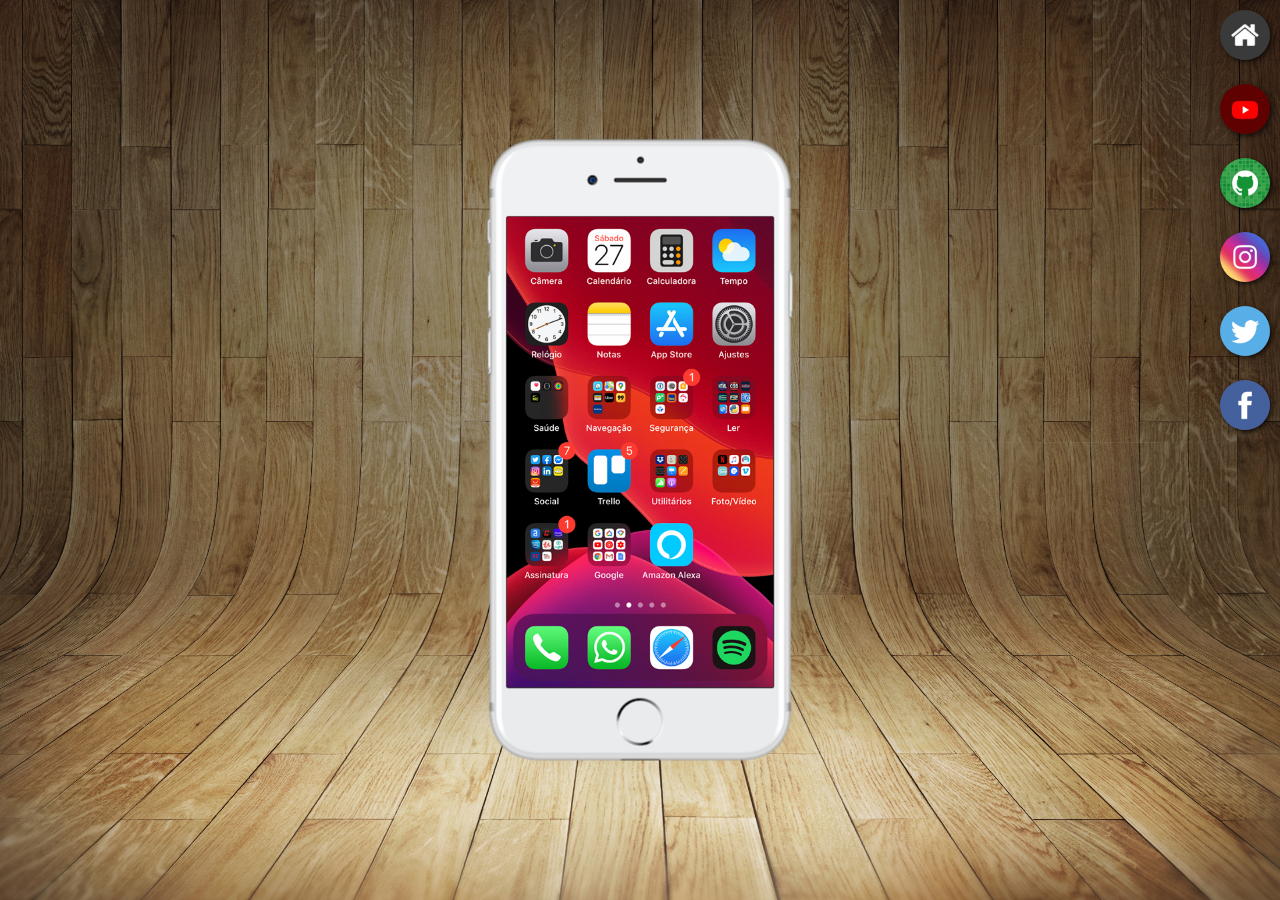
<file: index.html>
<!DOCTYPE html>
<html lang="pt-br">
<head>
    <meta charset="UTF-8">
    <meta name="viewport" content="width=device-width, initial-scale=1.0">
    <link rel="shortcut icon" href="favicon.ico" type="image/x-icon">
    <link rel="stylesheet" href="estilos/style.css">
    <title>Projeto Redes Sociais</title>
</head>
<body>
    <main>
        <section id="telefone">
           <iframe src="home.html" name="tela" id="tela" frameborder="0">
            Seu navegador nâo e compativel a esse recurso.
           </iframe>
        </section>
        <section id="redes">
            <a href="home.html" target="tela"><img src="imagens/logo-home.jpg" alt="Home do iphone"></a><br>
            <a href="youtube.html" target="tela"><img src="imagens/logo-youtube.jpg" alt="Youtube"></a><br>
            <a href="github.html" target="tela"><img src="imagens/logo-github.jpg" alt="Github"></a><br>
            <a href="instagram.html" target="tela"><img src="imagens/logo-instagram.jpg" alt="Instagram"></a><br>
            <a href="twitter.html" target="tela"><img src="imagens/logo-twitter.jpg" alt="twitter"></a><br>
            <a href="facebook.html" target="tela"><img src="imagens/logo-facebook.jpg" alt="facebook"></a><br>
        </section>
    </main>
</body>
</html>
</file>
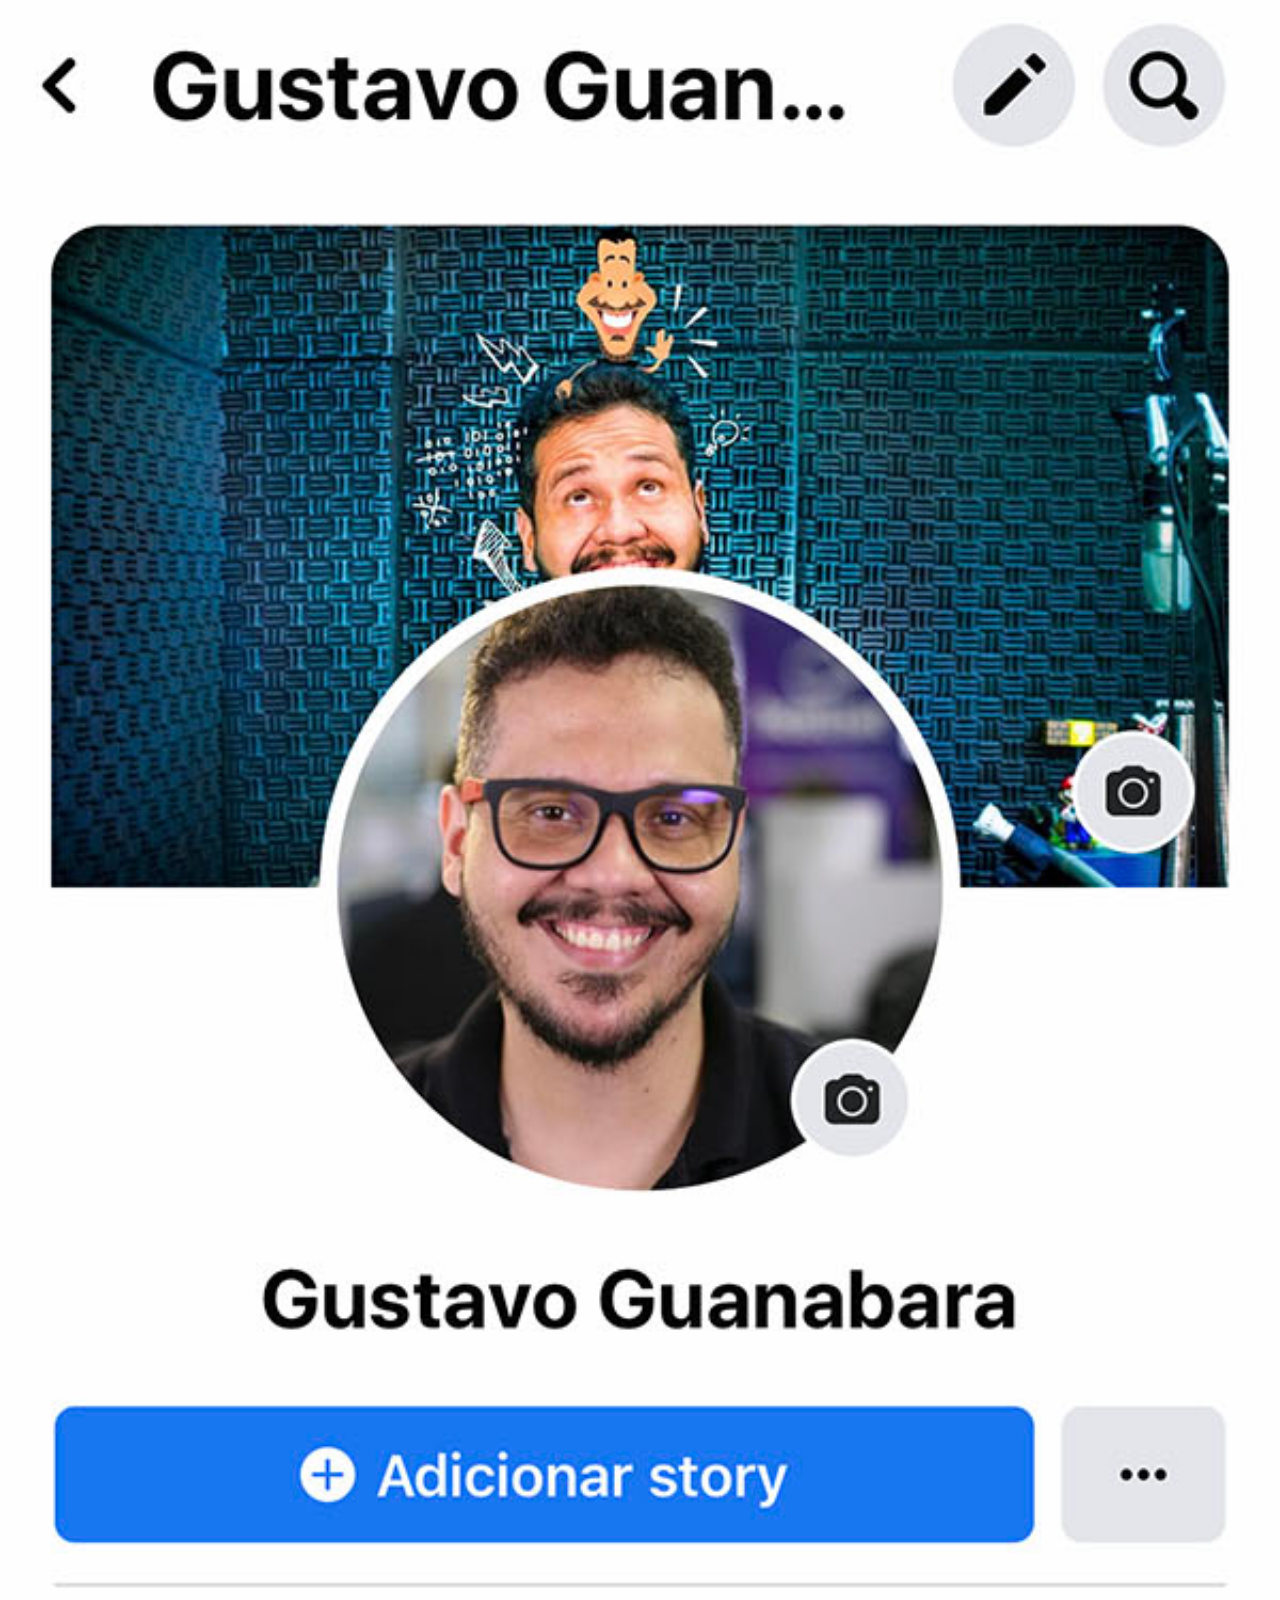
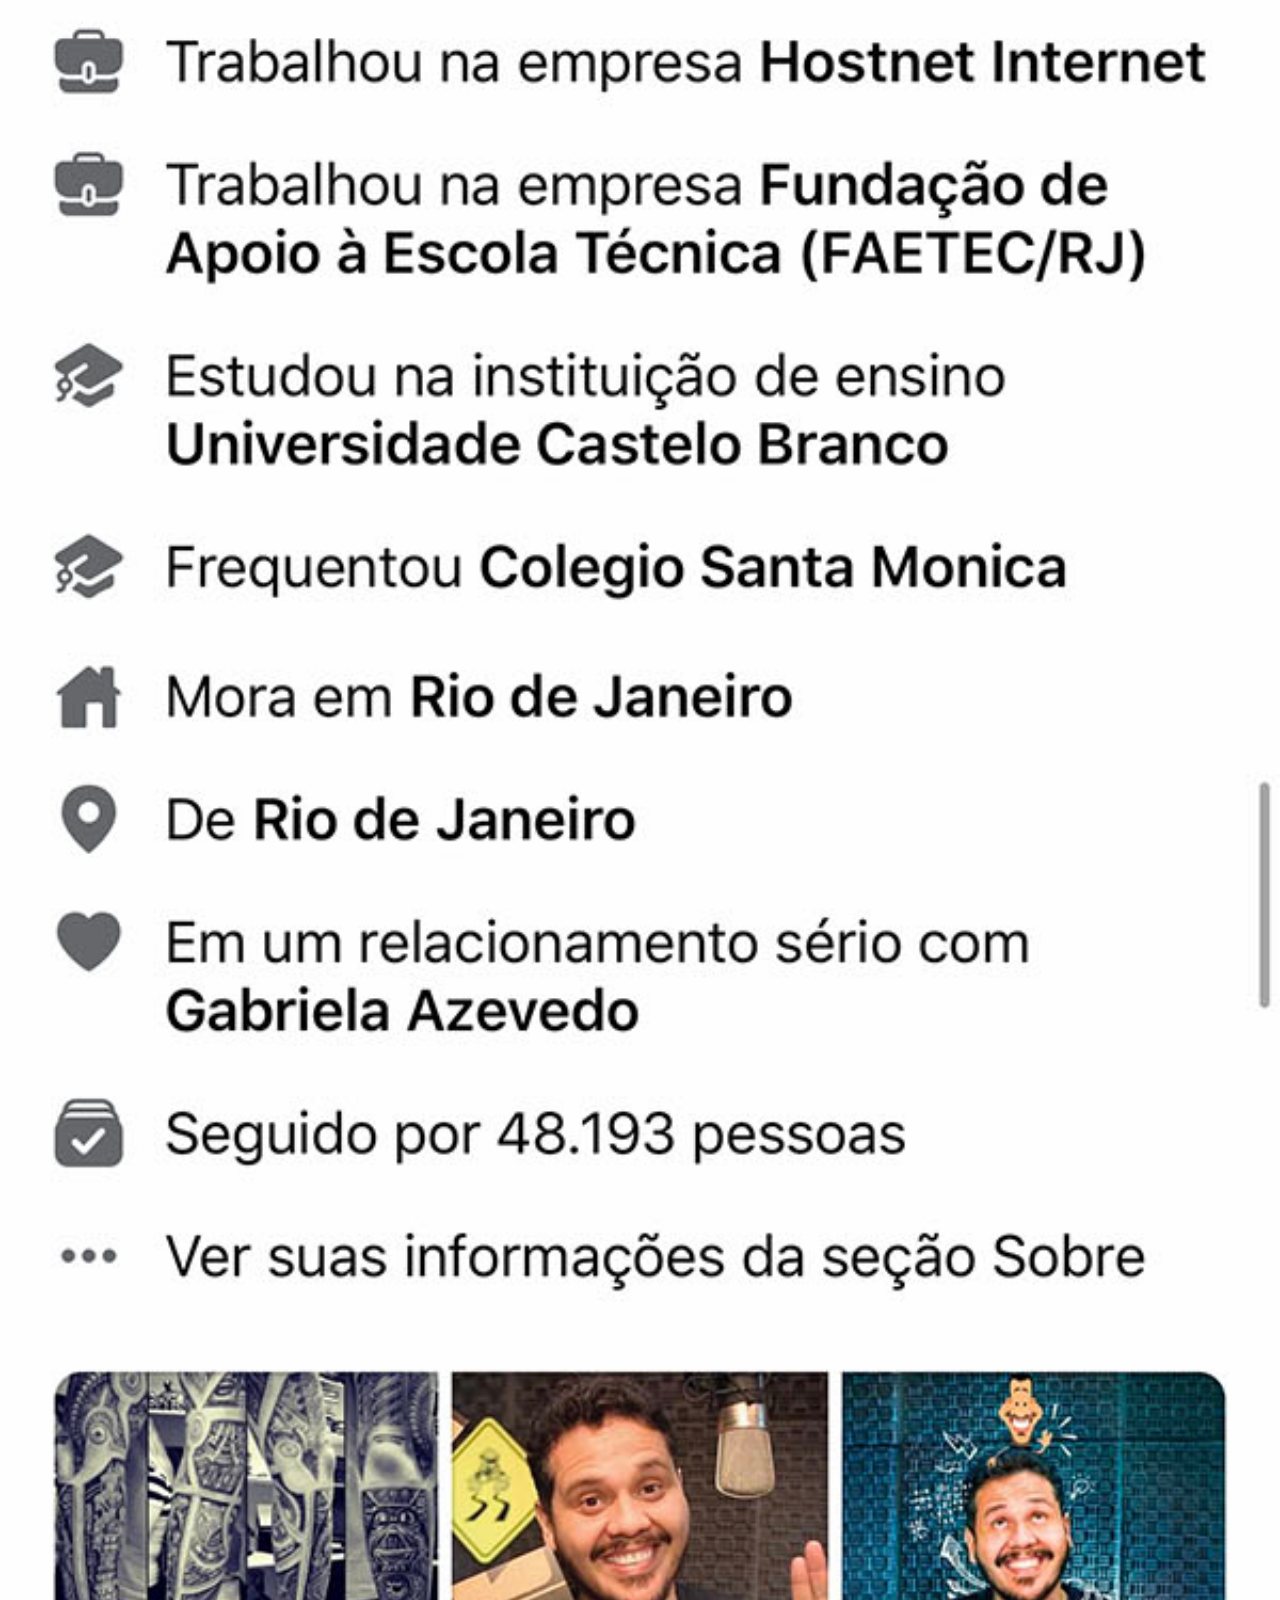
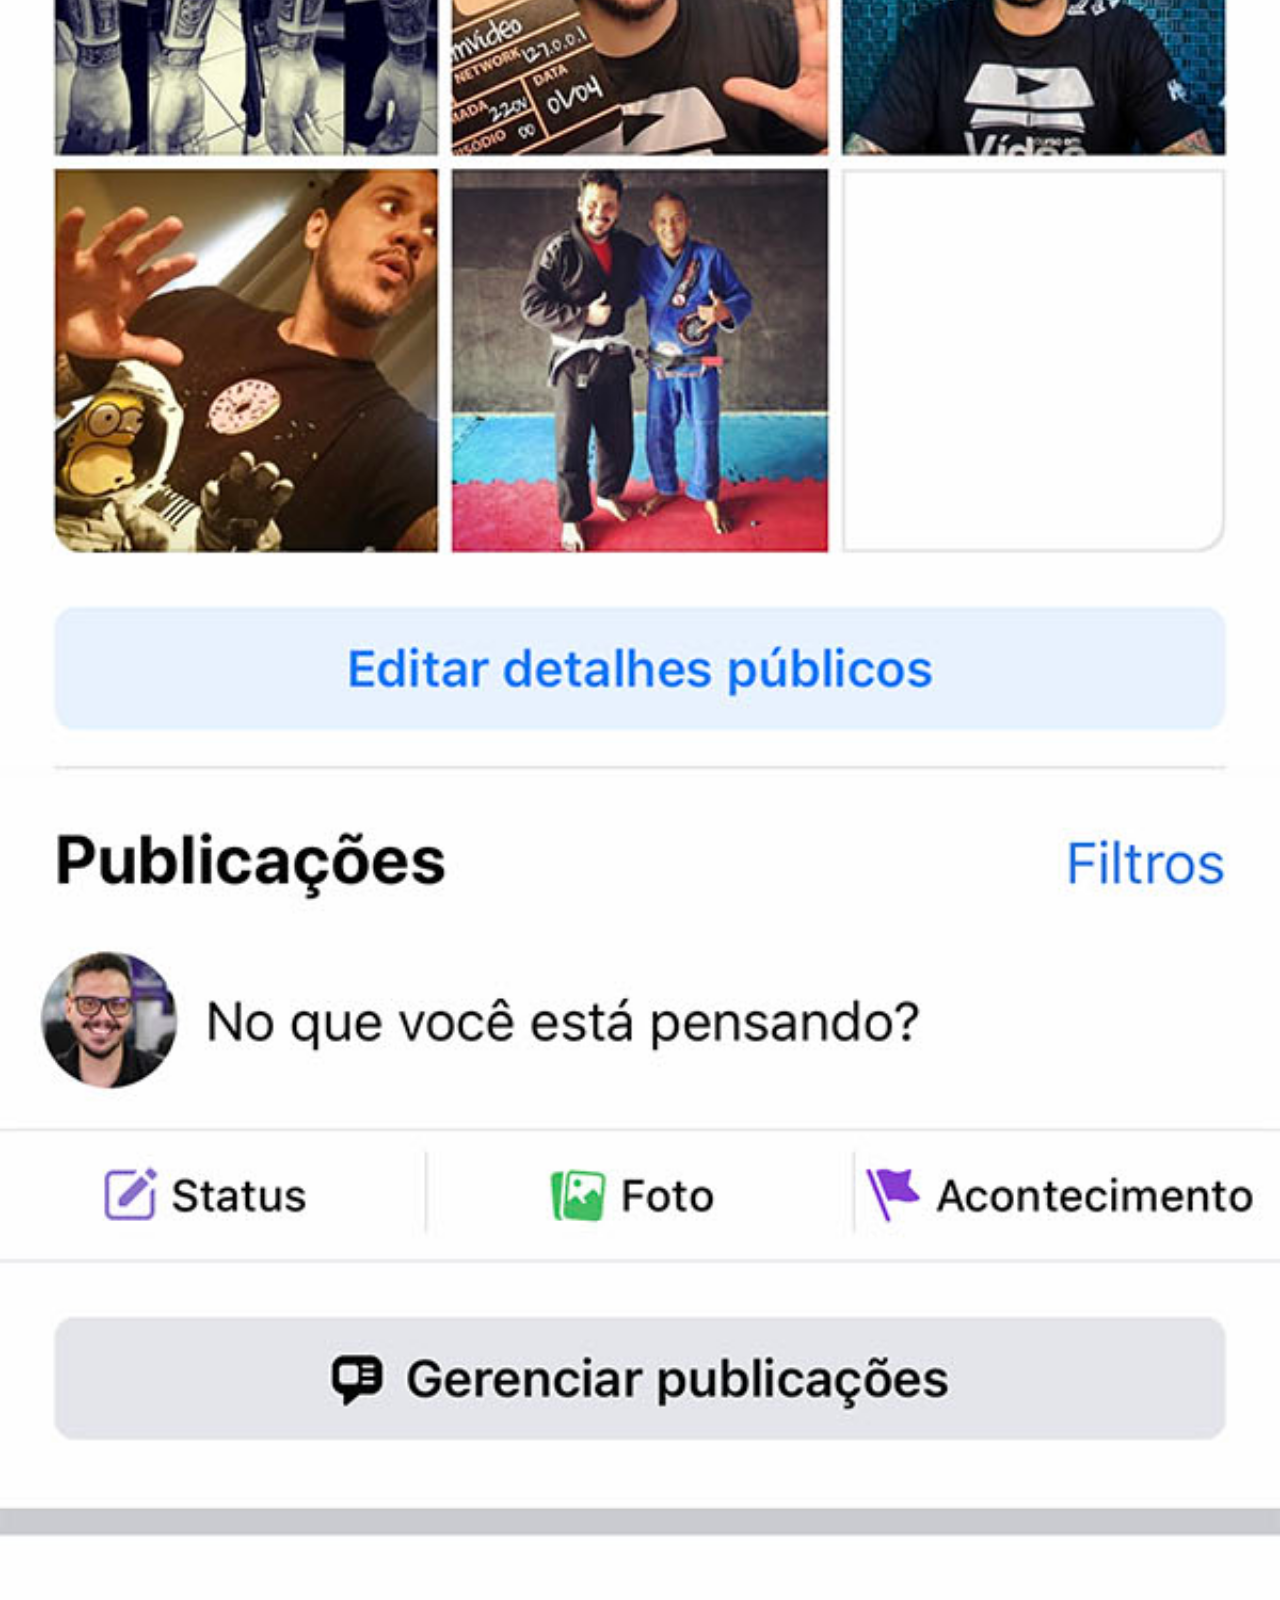
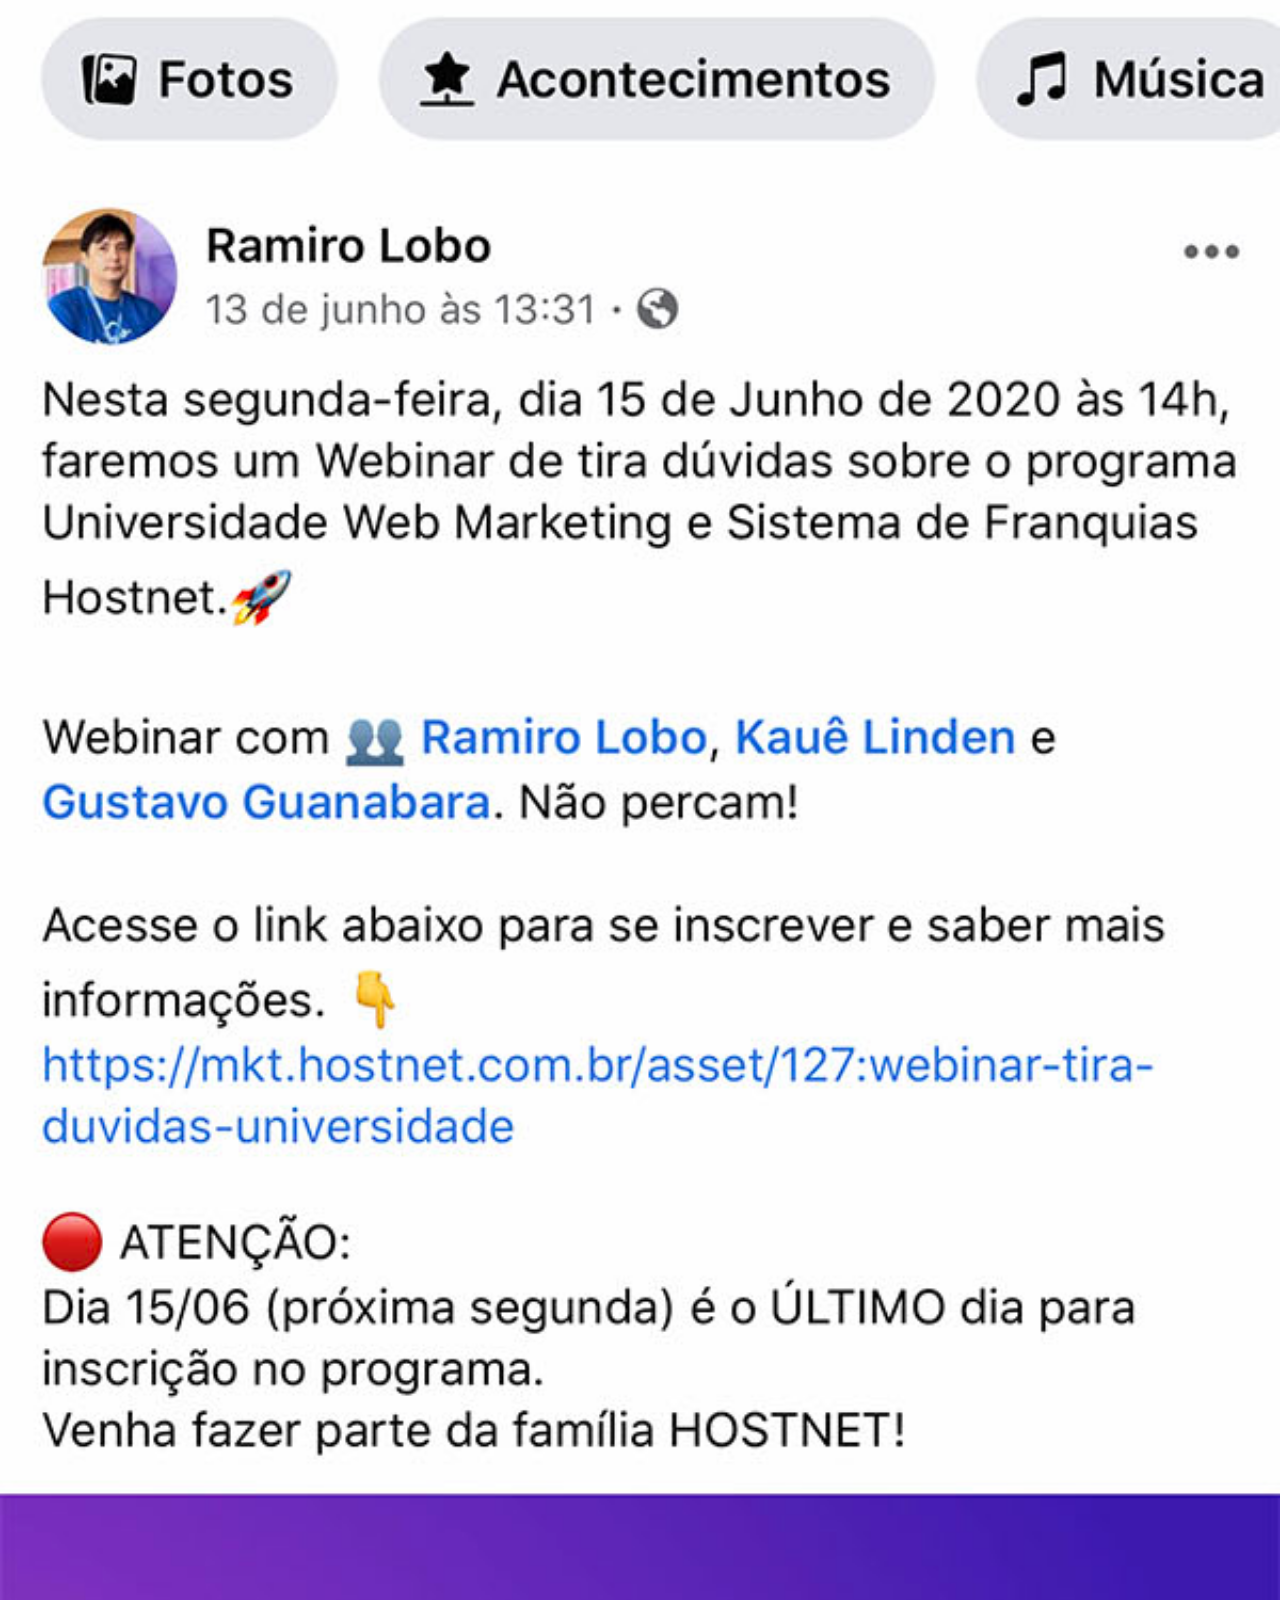
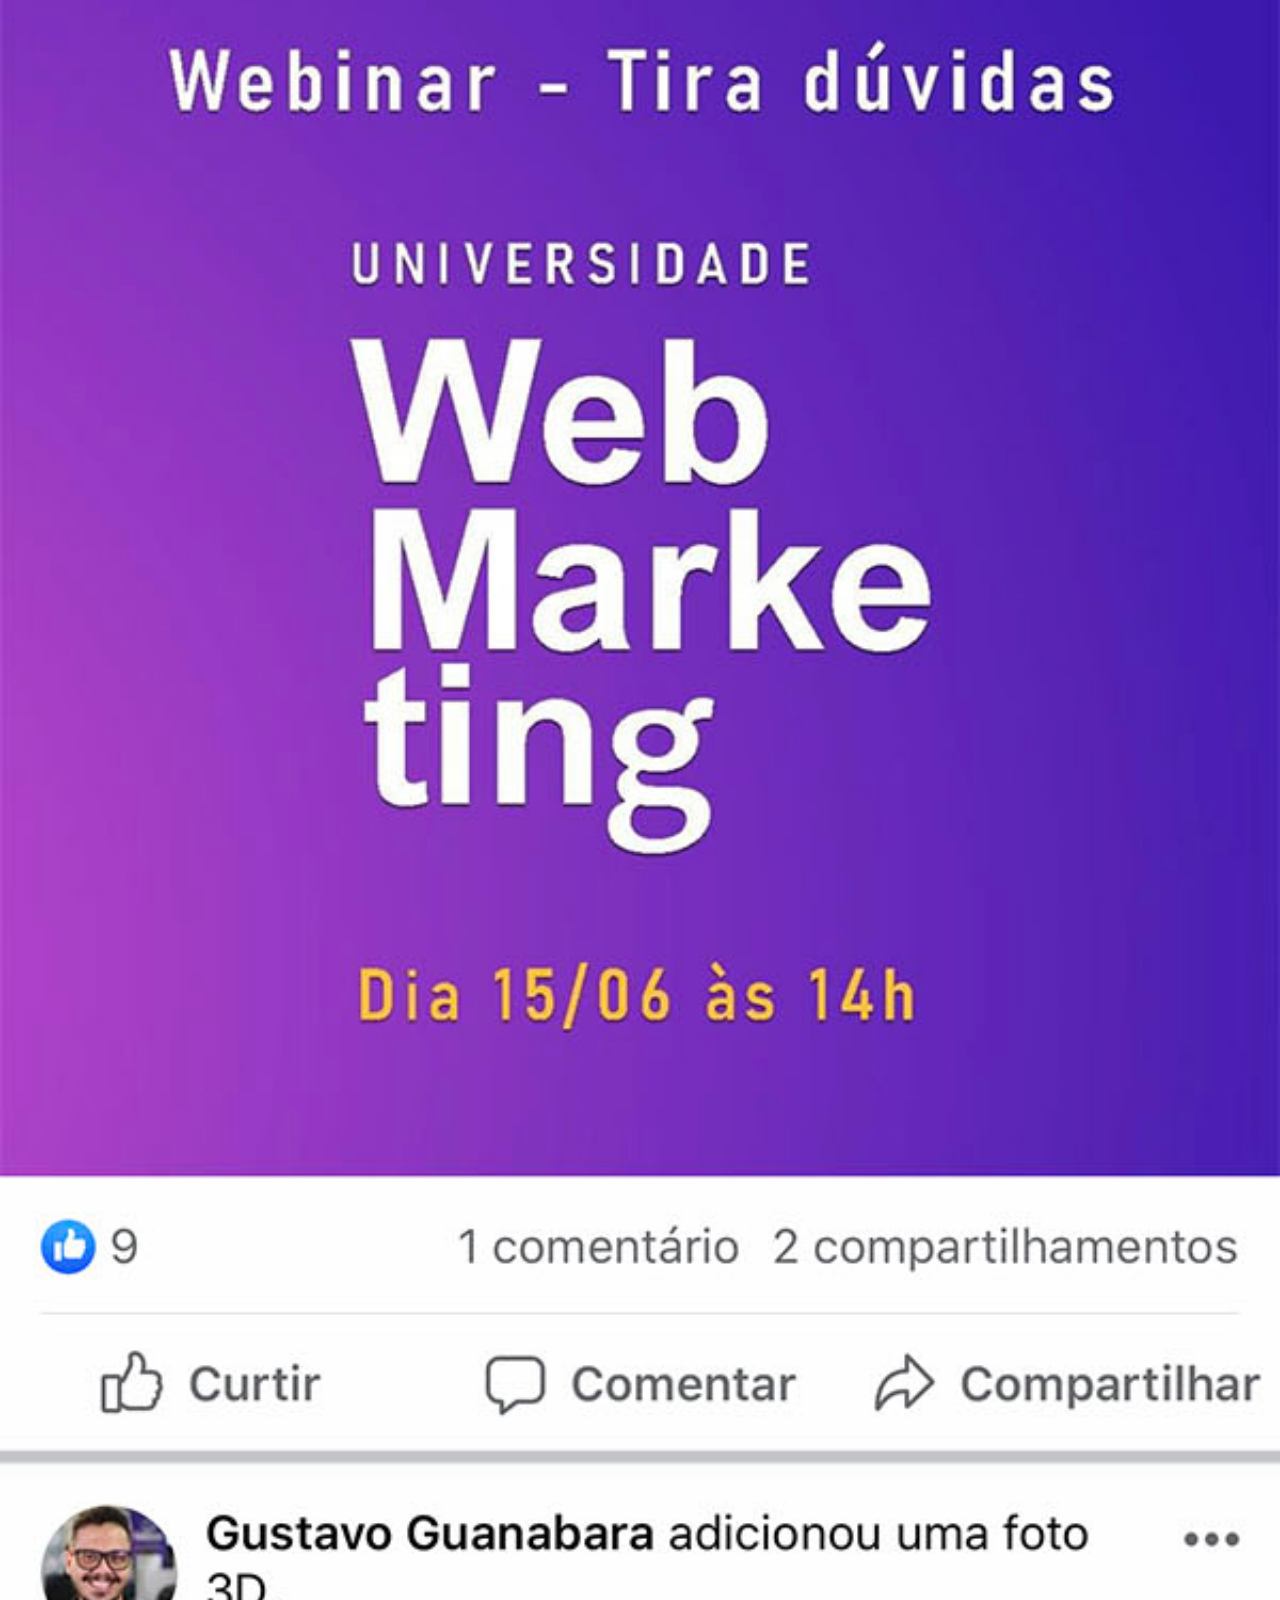
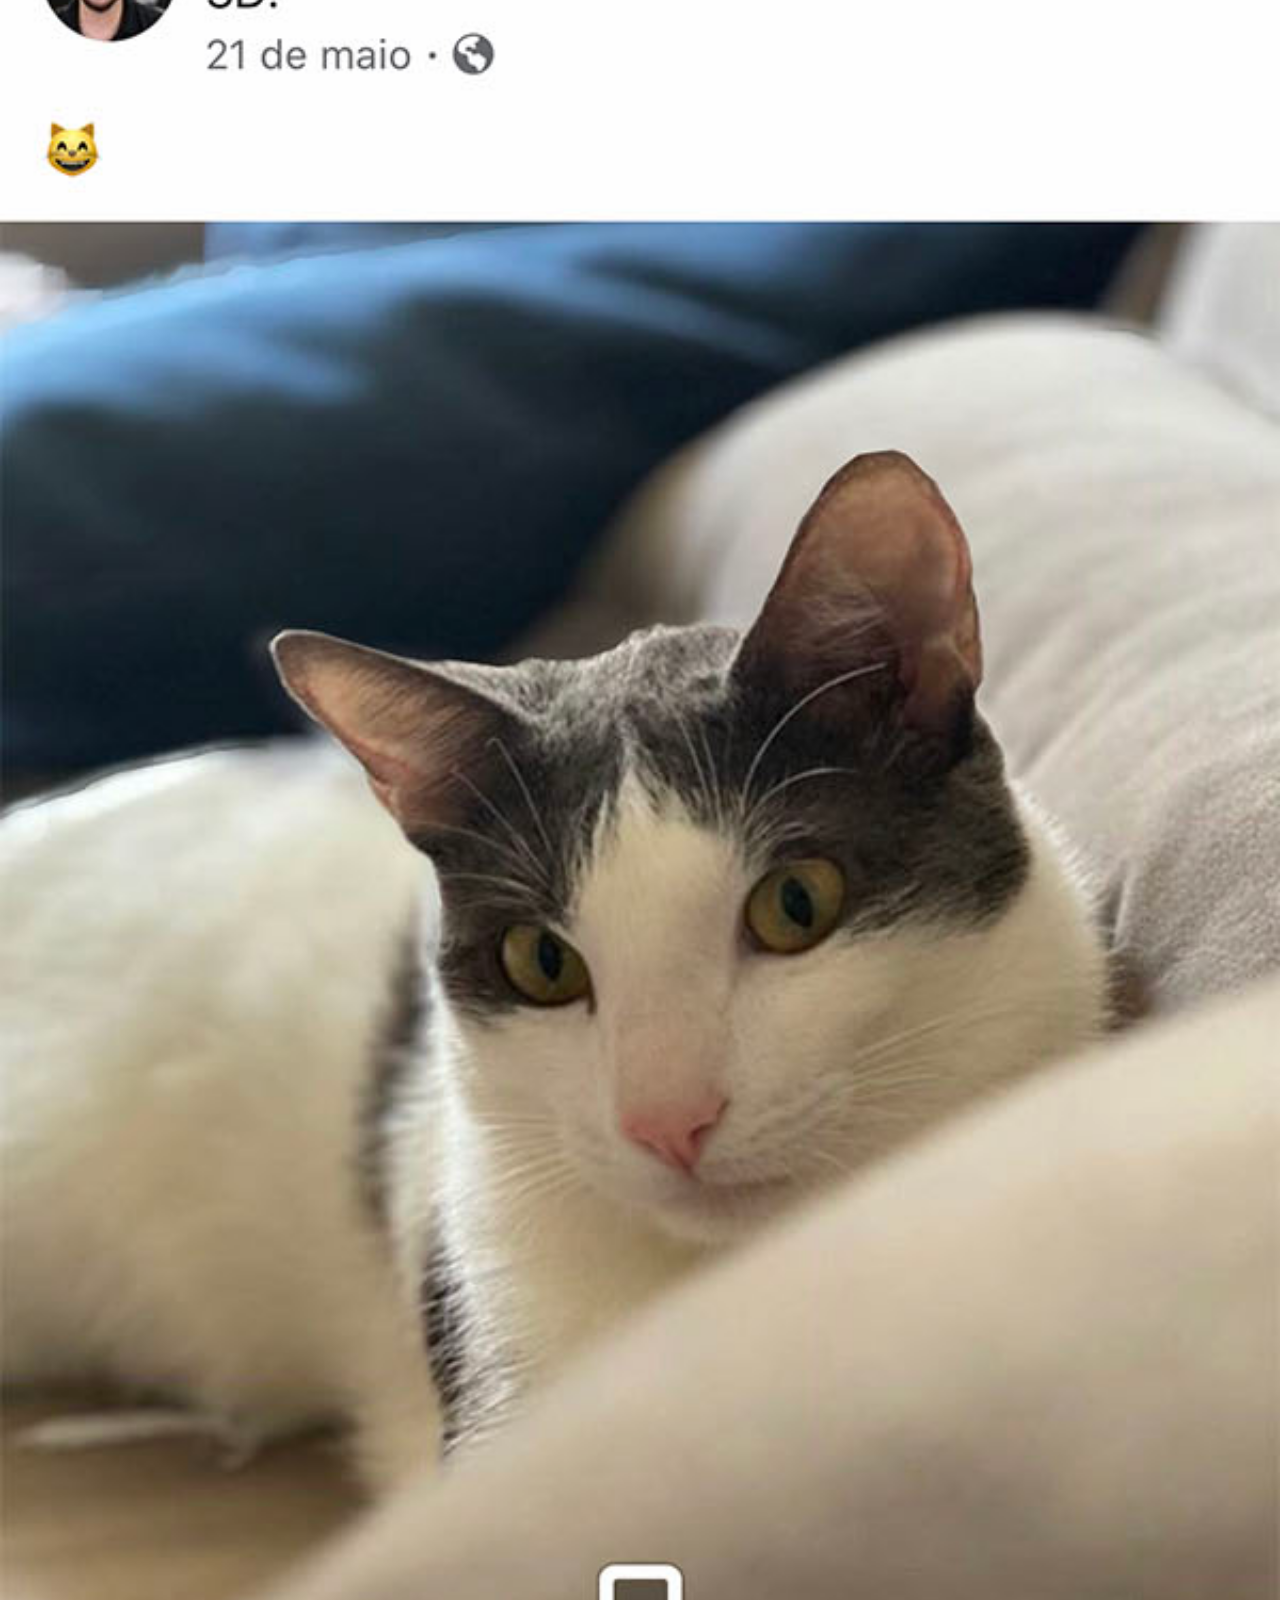
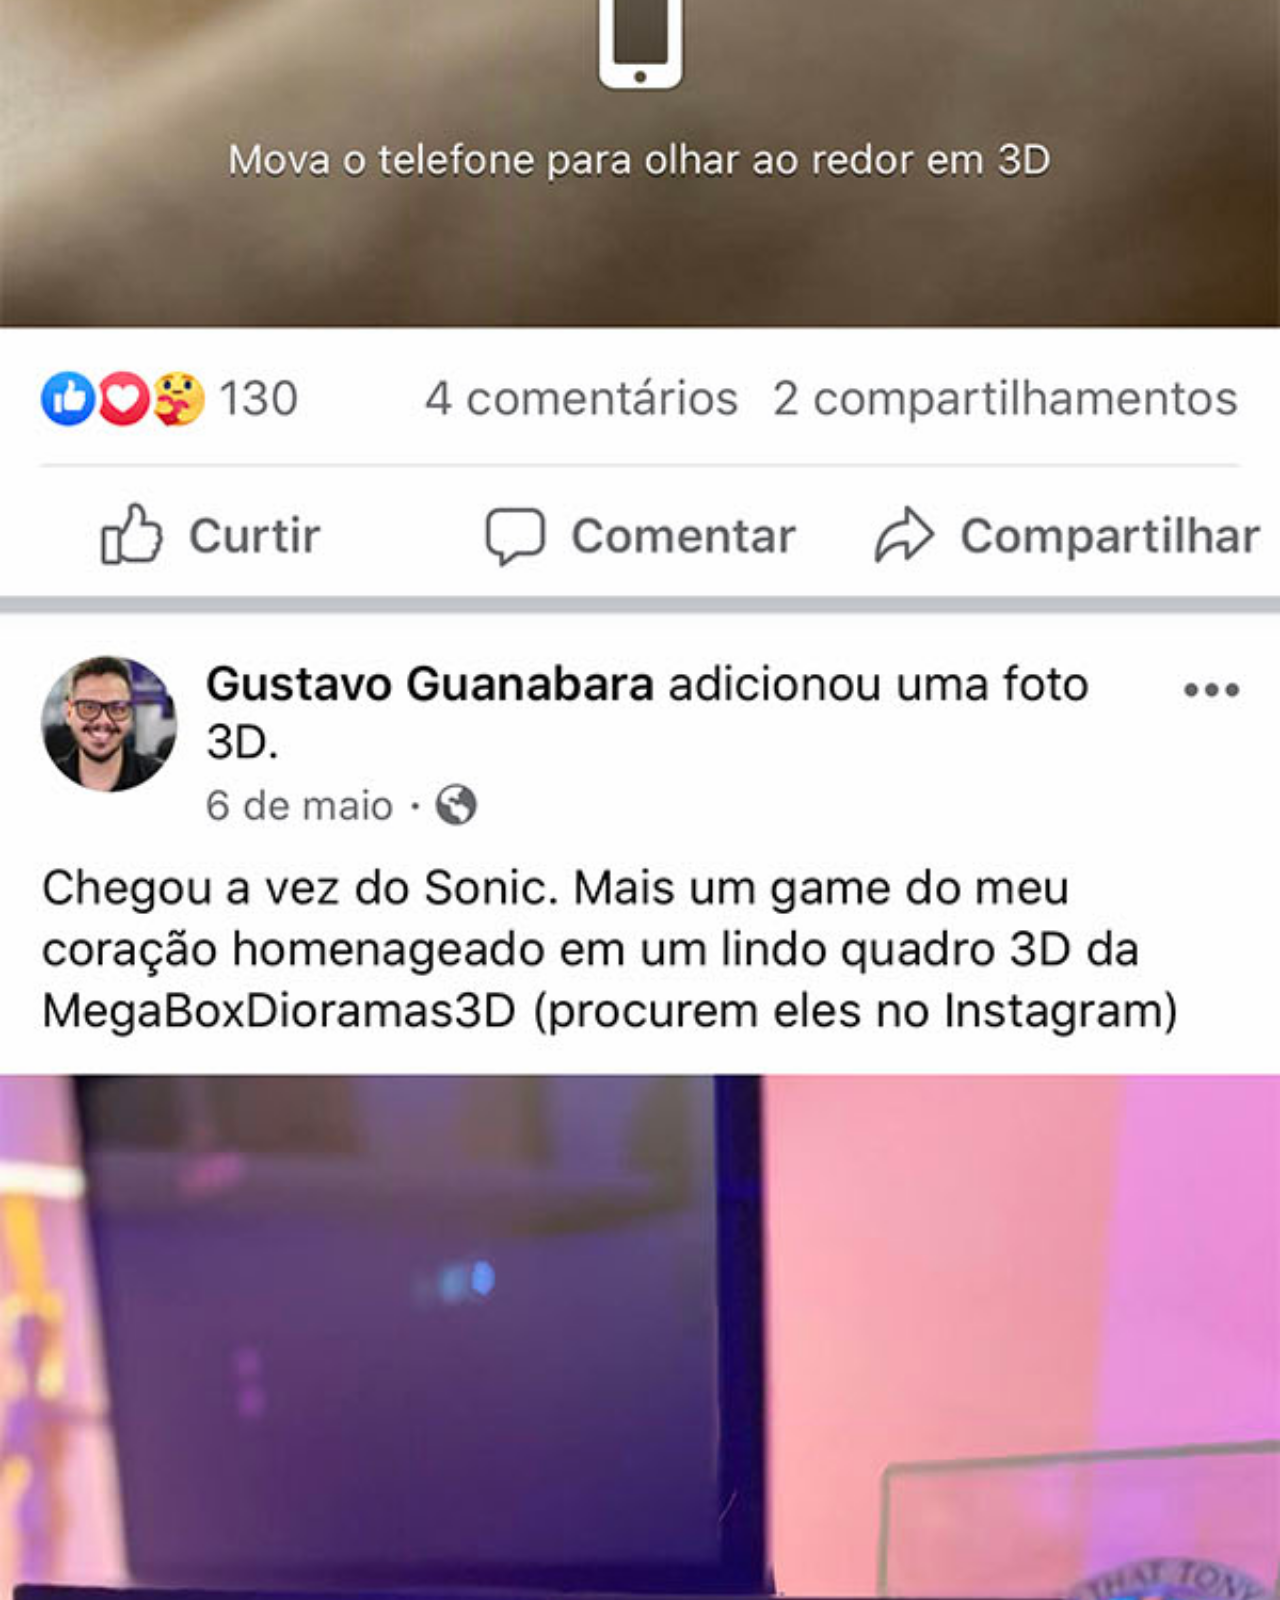
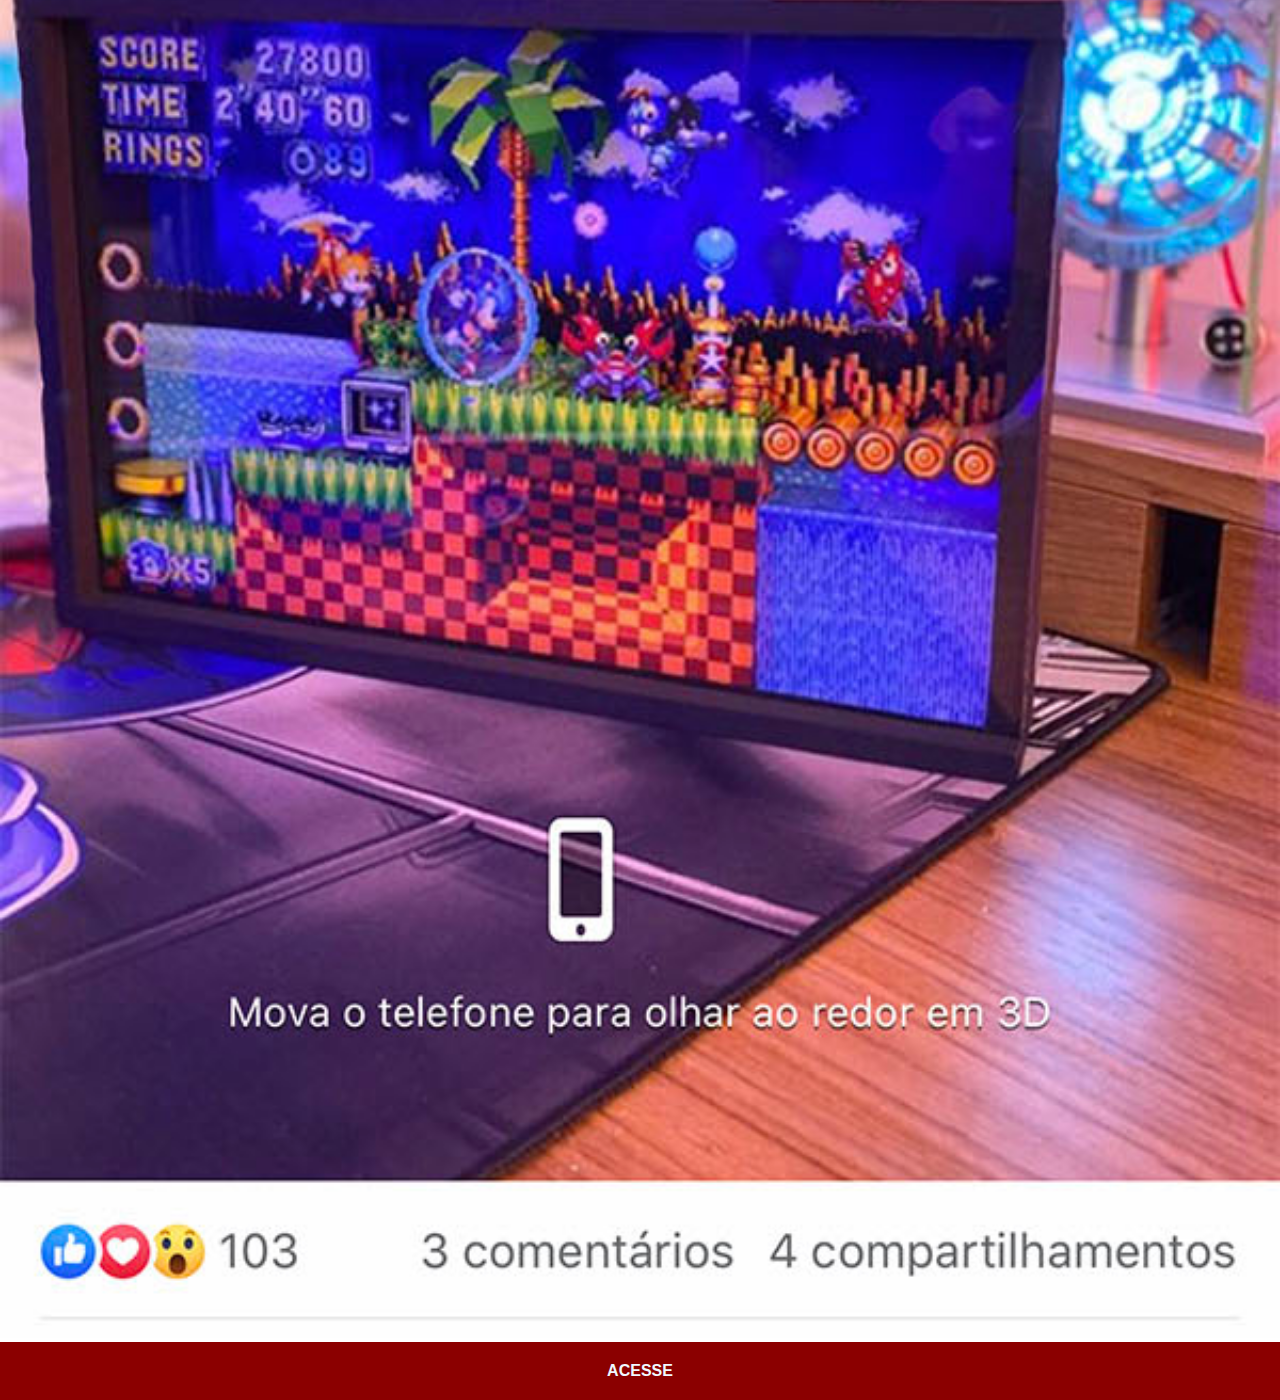
<file: facebook.html>
<!DOCTYPE html>
<html lang="pt-br">
<head>
    <meta charset="UTF-8">
    <meta name="viewport" content="width=device-width, initial-scale=1.0">
    <link rel="stylesheet" href="estudos/social.css">
    <title>Facebook</title>
</head>
<body>
    <img src="imagens/tela-facebook.jpg" alt="Fcaebook">
    <a href="https://www.facebook.com/gustavoguanabara/?locale=pt_BR" target="_blank">ACESSE</a>
</body>
</html>
</file>
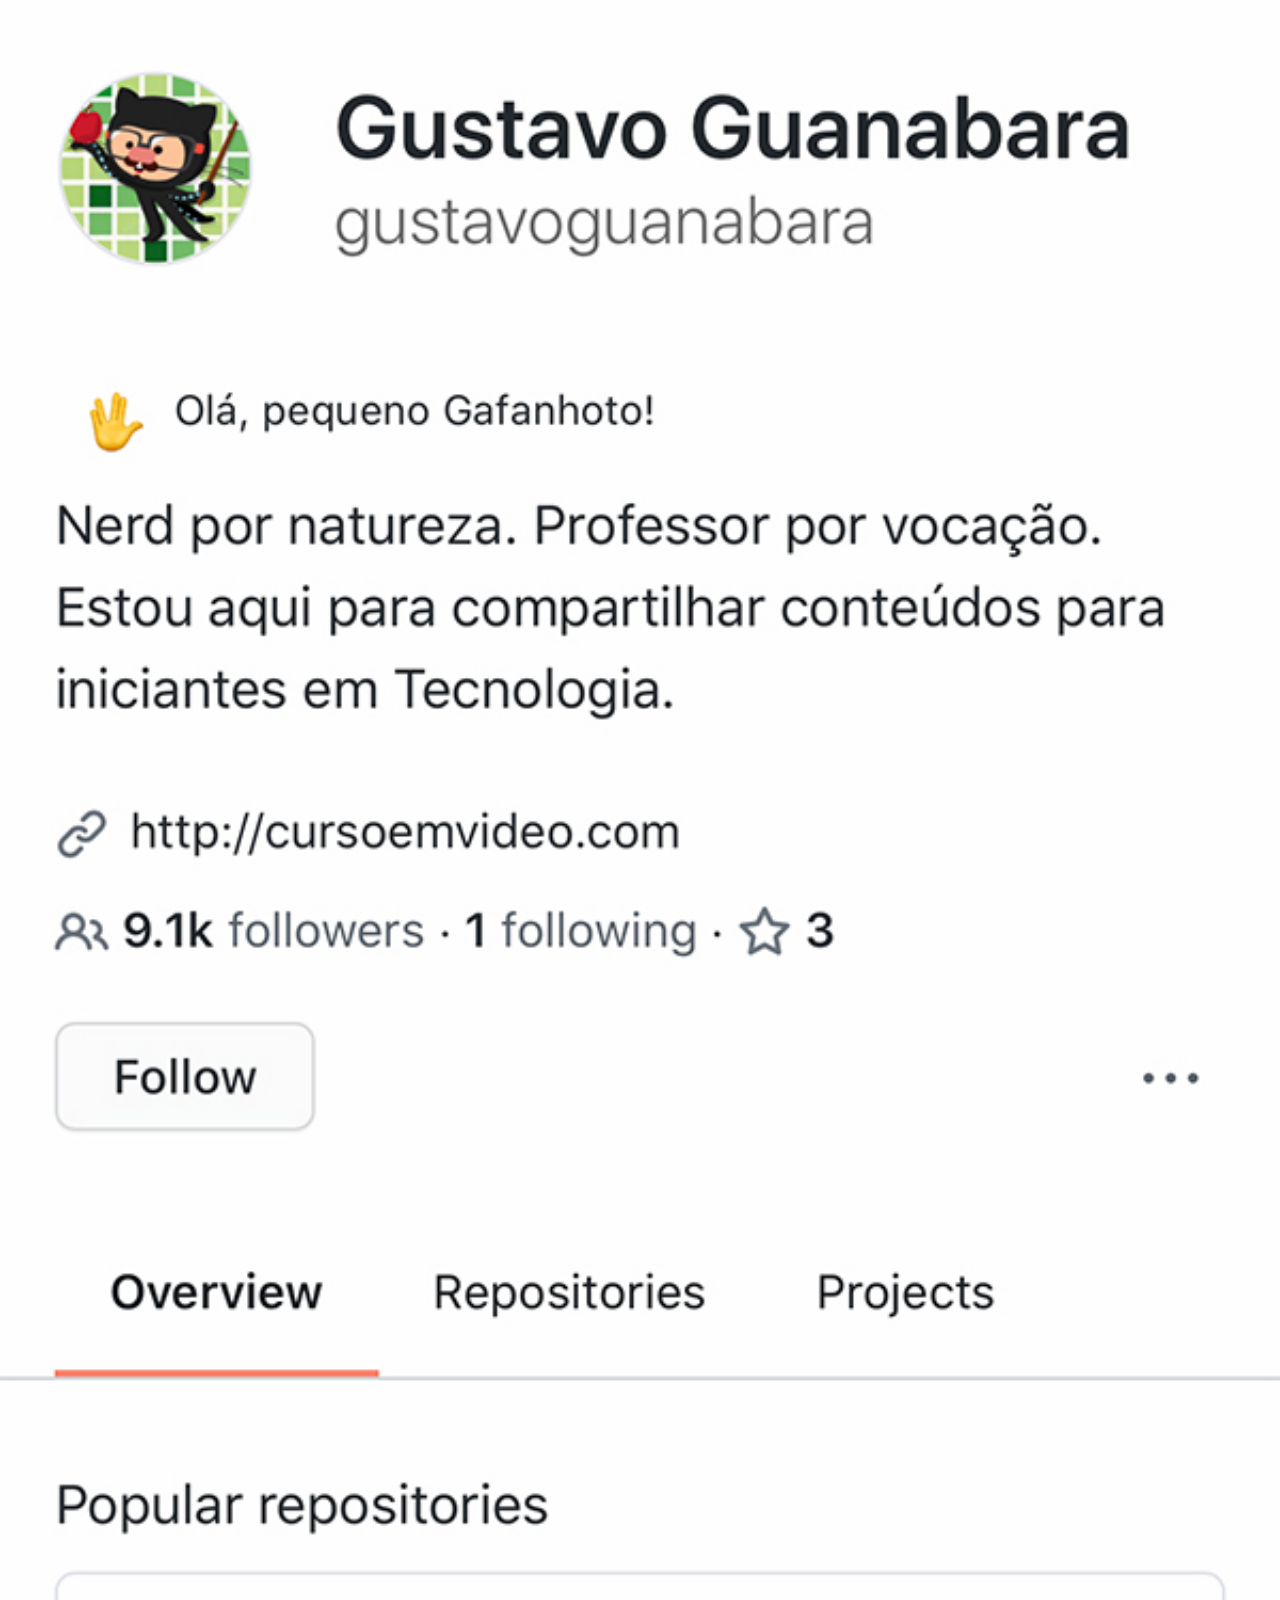
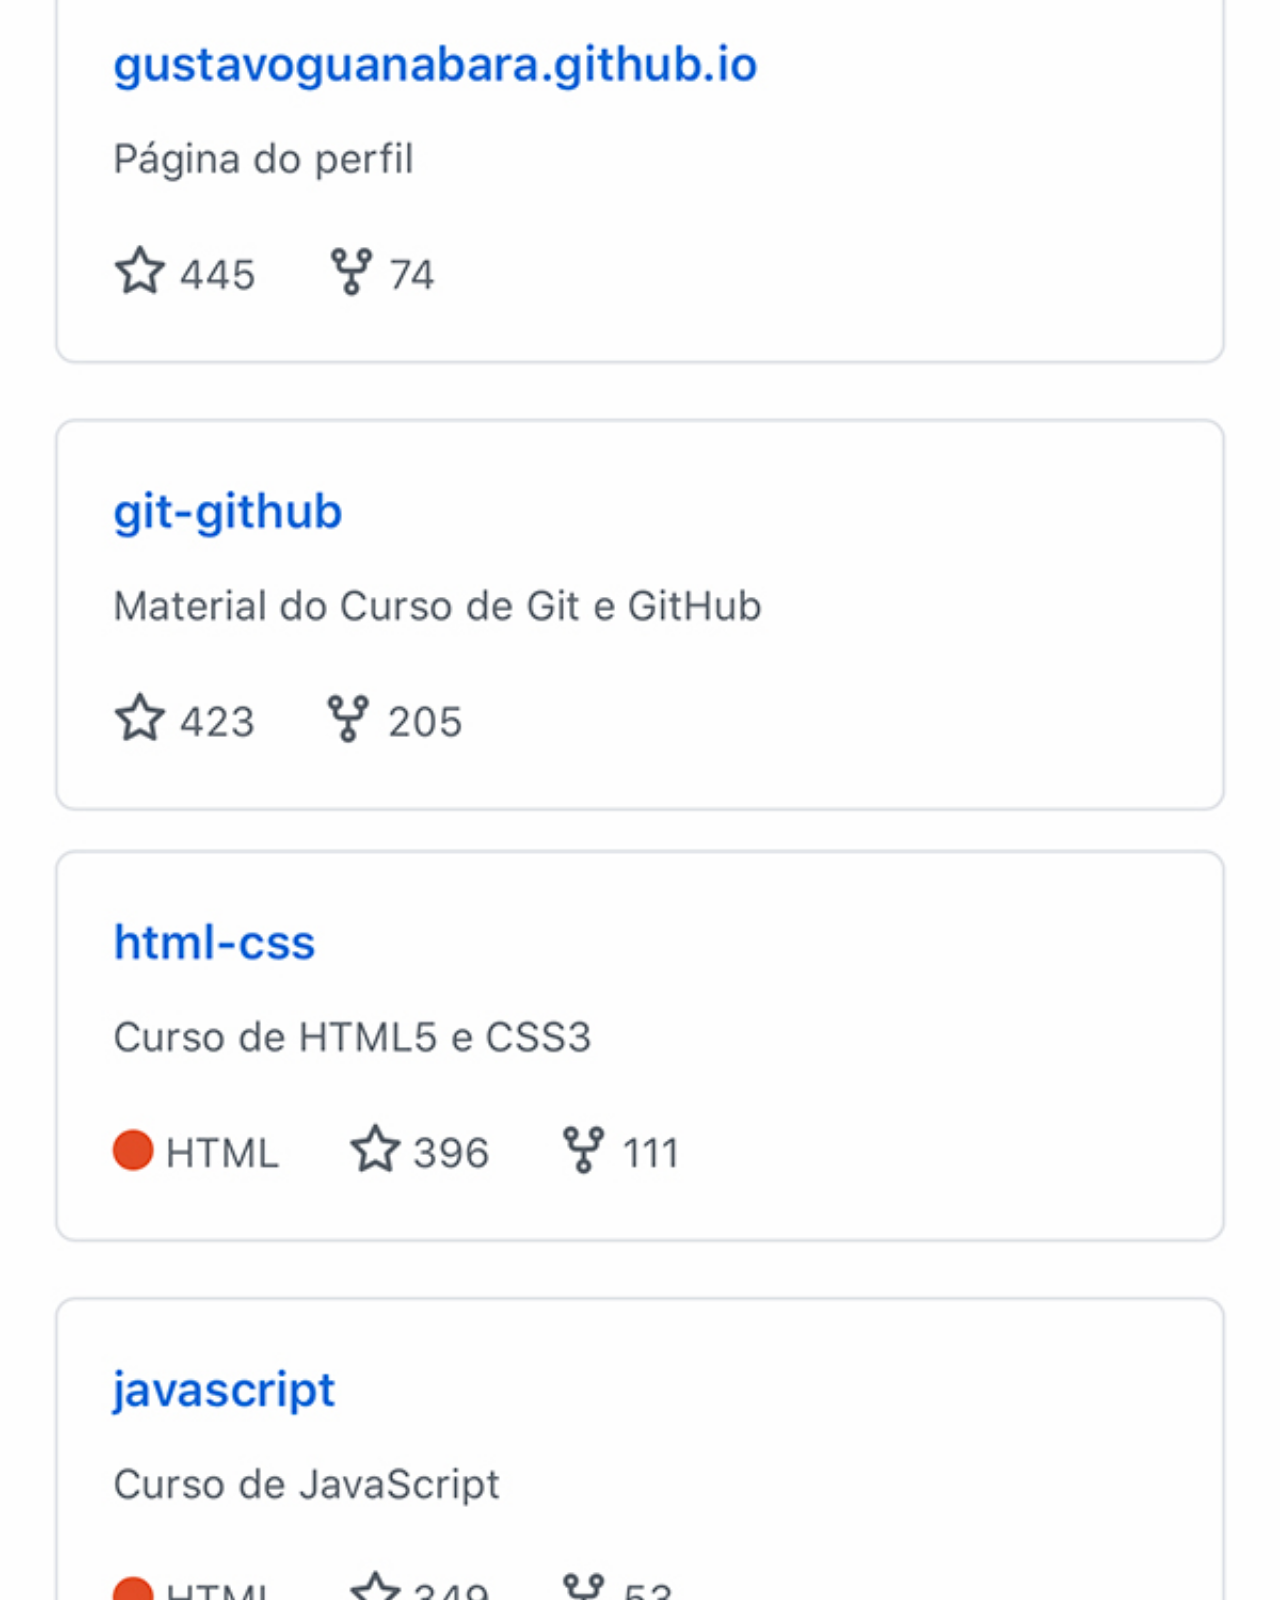
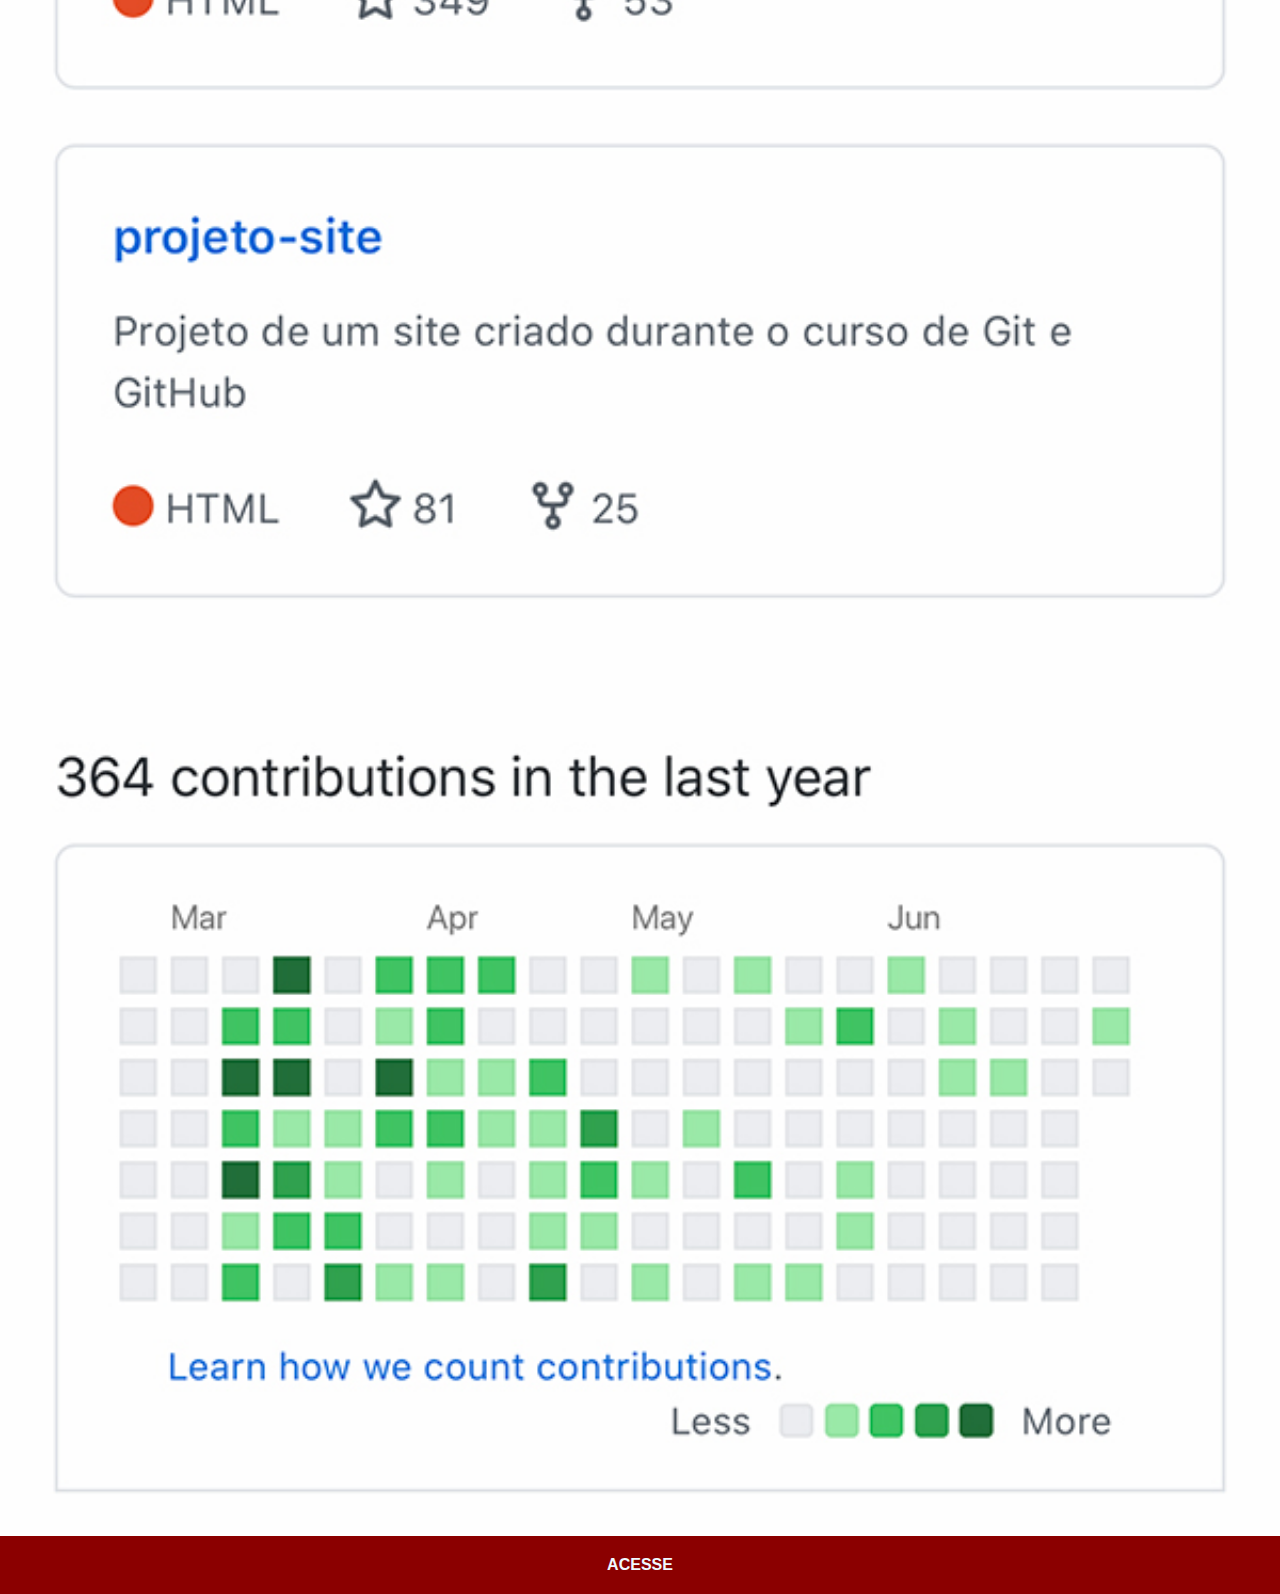
<file: github.html>
<!DOCTYPE html>
<html lang="pt-br">
<head>
    <meta charset="UTF-8">
    <meta name="viewport" content="width=device-width, initial-scale=1.0">
    <link rel="stylesheet" href="estudos/social.css">
    <title>Github</title>
</head>
<body>
    <img src="imagens/tela-github.jpg" alt="Github">
    <a href="https://github.com/gustavoguanabara" target="_blank">ACESSE</a>
</body>
</html>
</file>
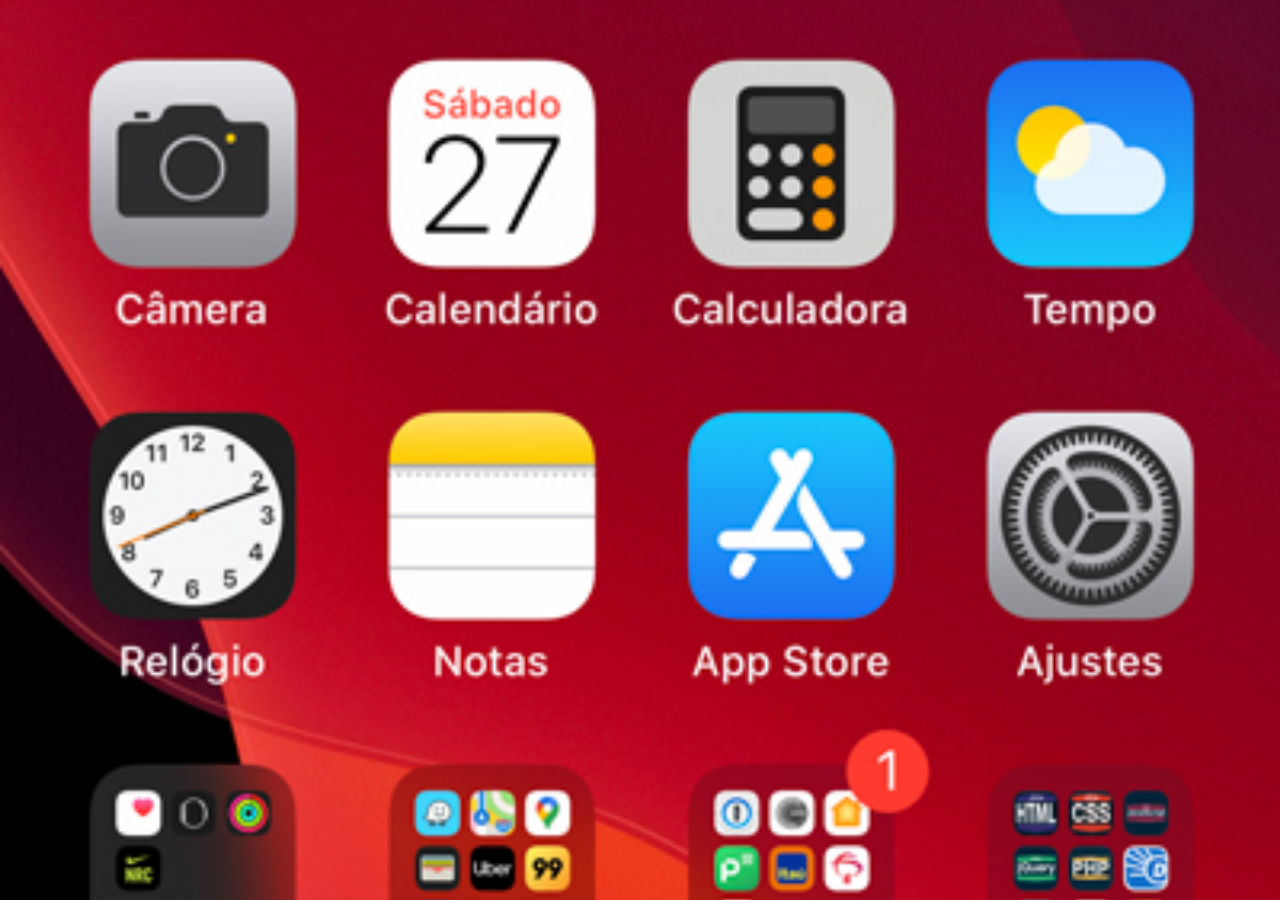
<file: home.html>
<!DOCTYPE html>
<html lang="pt-br">
<head>
    <meta charset="UTF-8">
    <meta name="viewport" content="width=device-width, initial-scale=1.0">
    <title>home</title>
</head>
<style>
    *{
        margin: 0%;
        padding: 0%;
    }

    body{
        height: 100vh;
        width: 100vw;
        background: black url(imagens/tela-home.jpg) no-repeat top center;
        background-size: cover;
    }
</style>
<body>
    
</body>
</html>
</file>
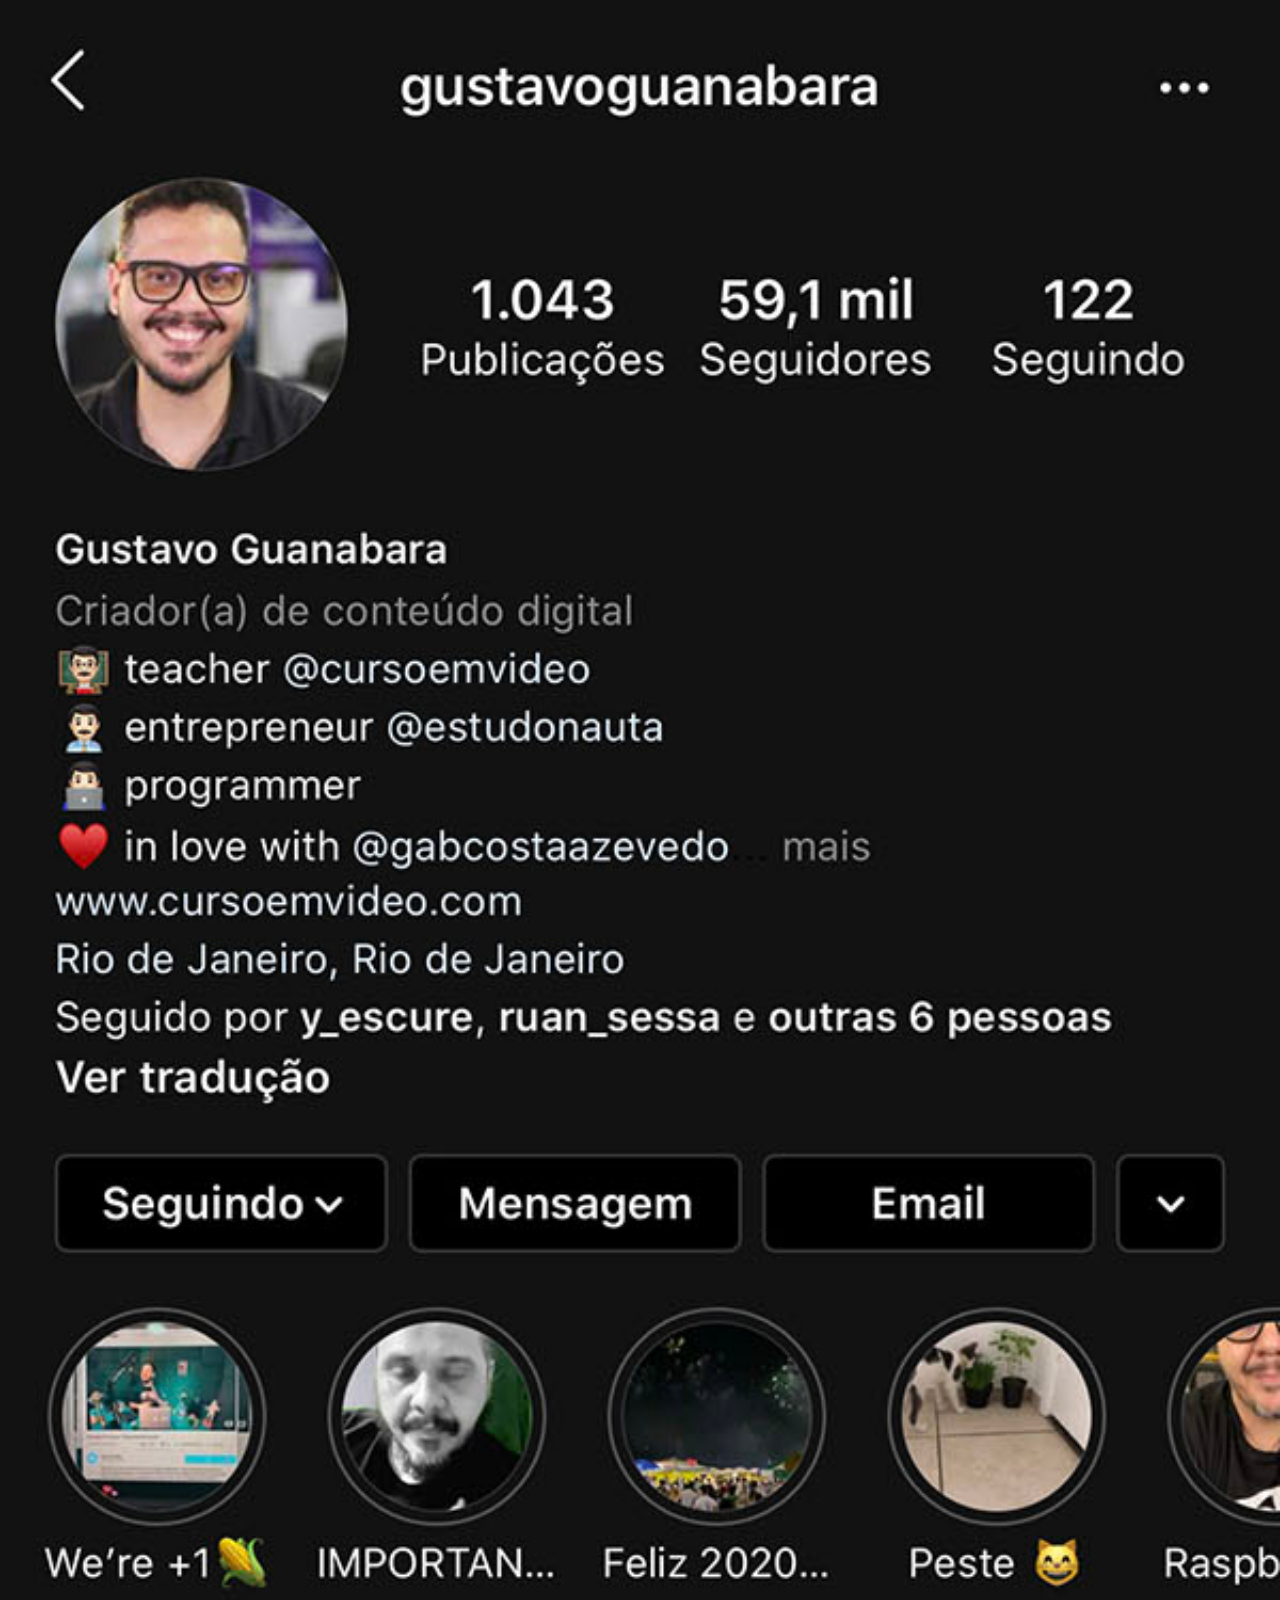
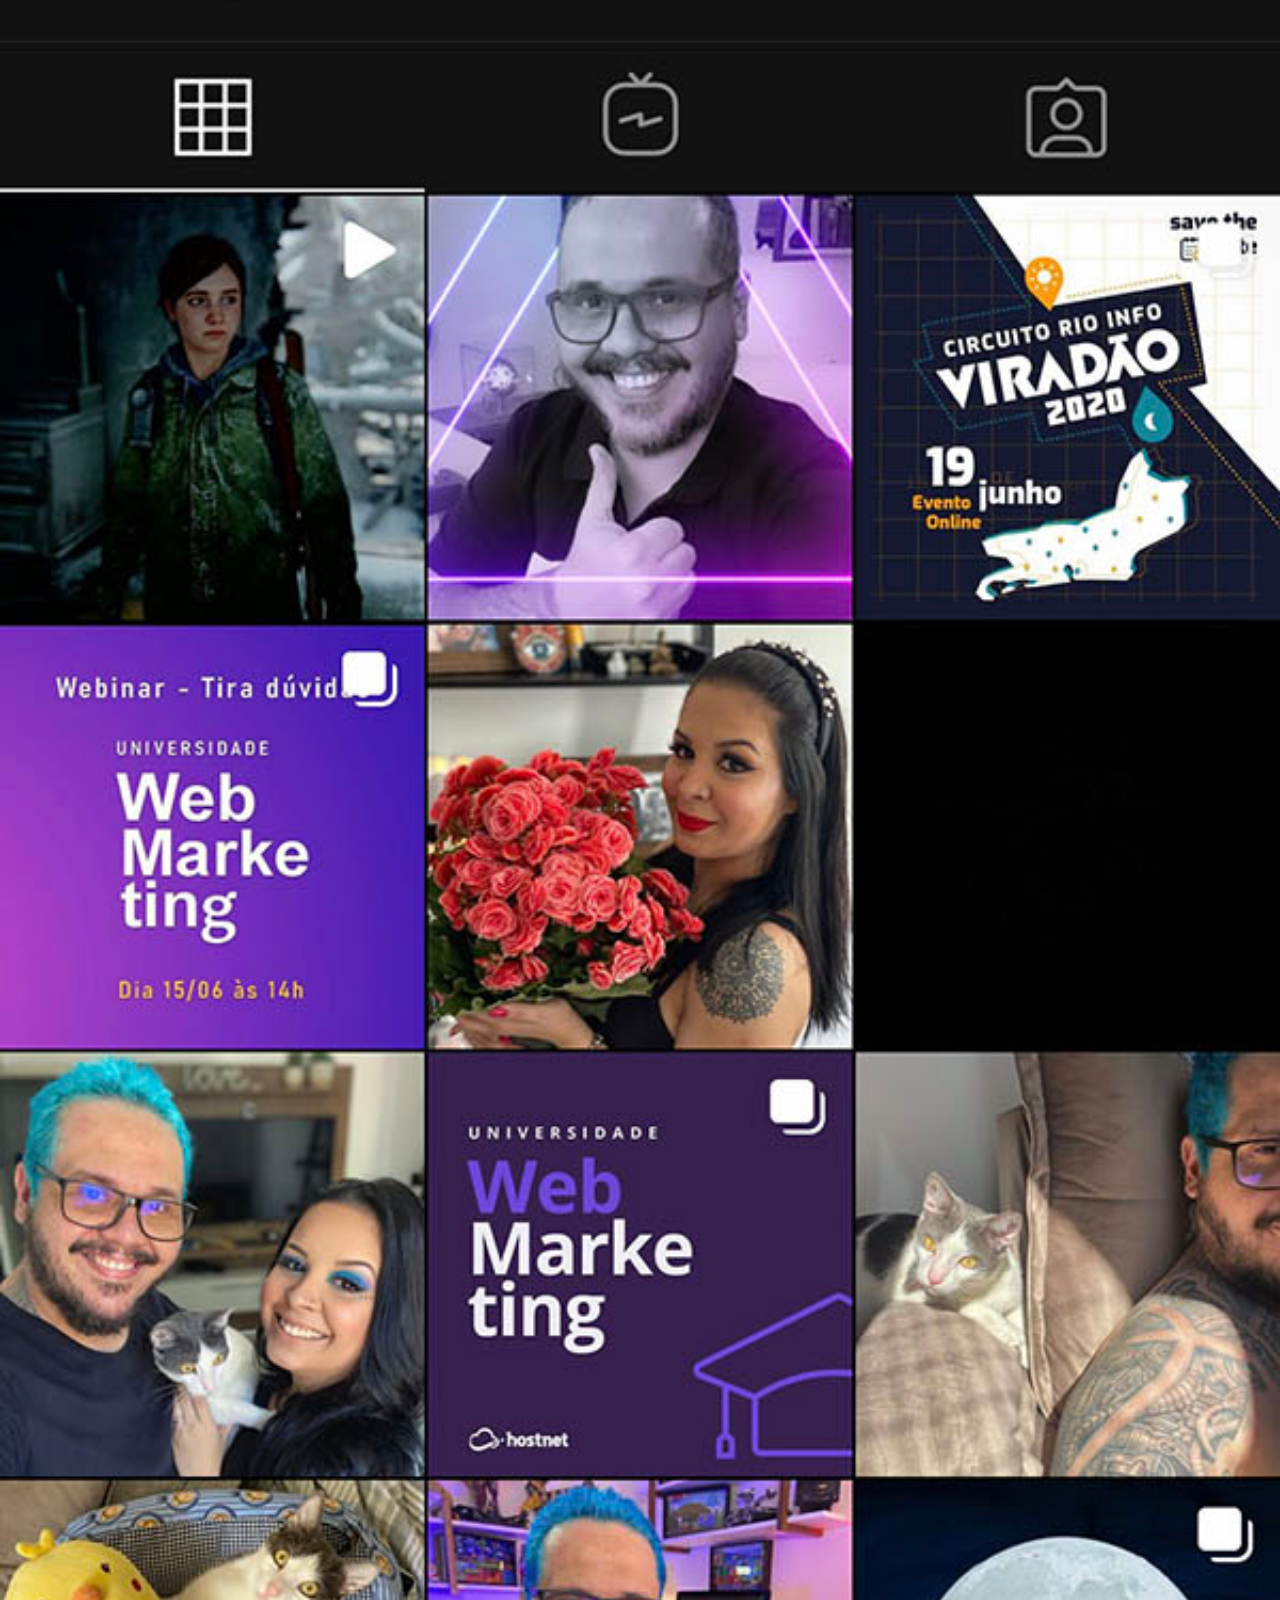
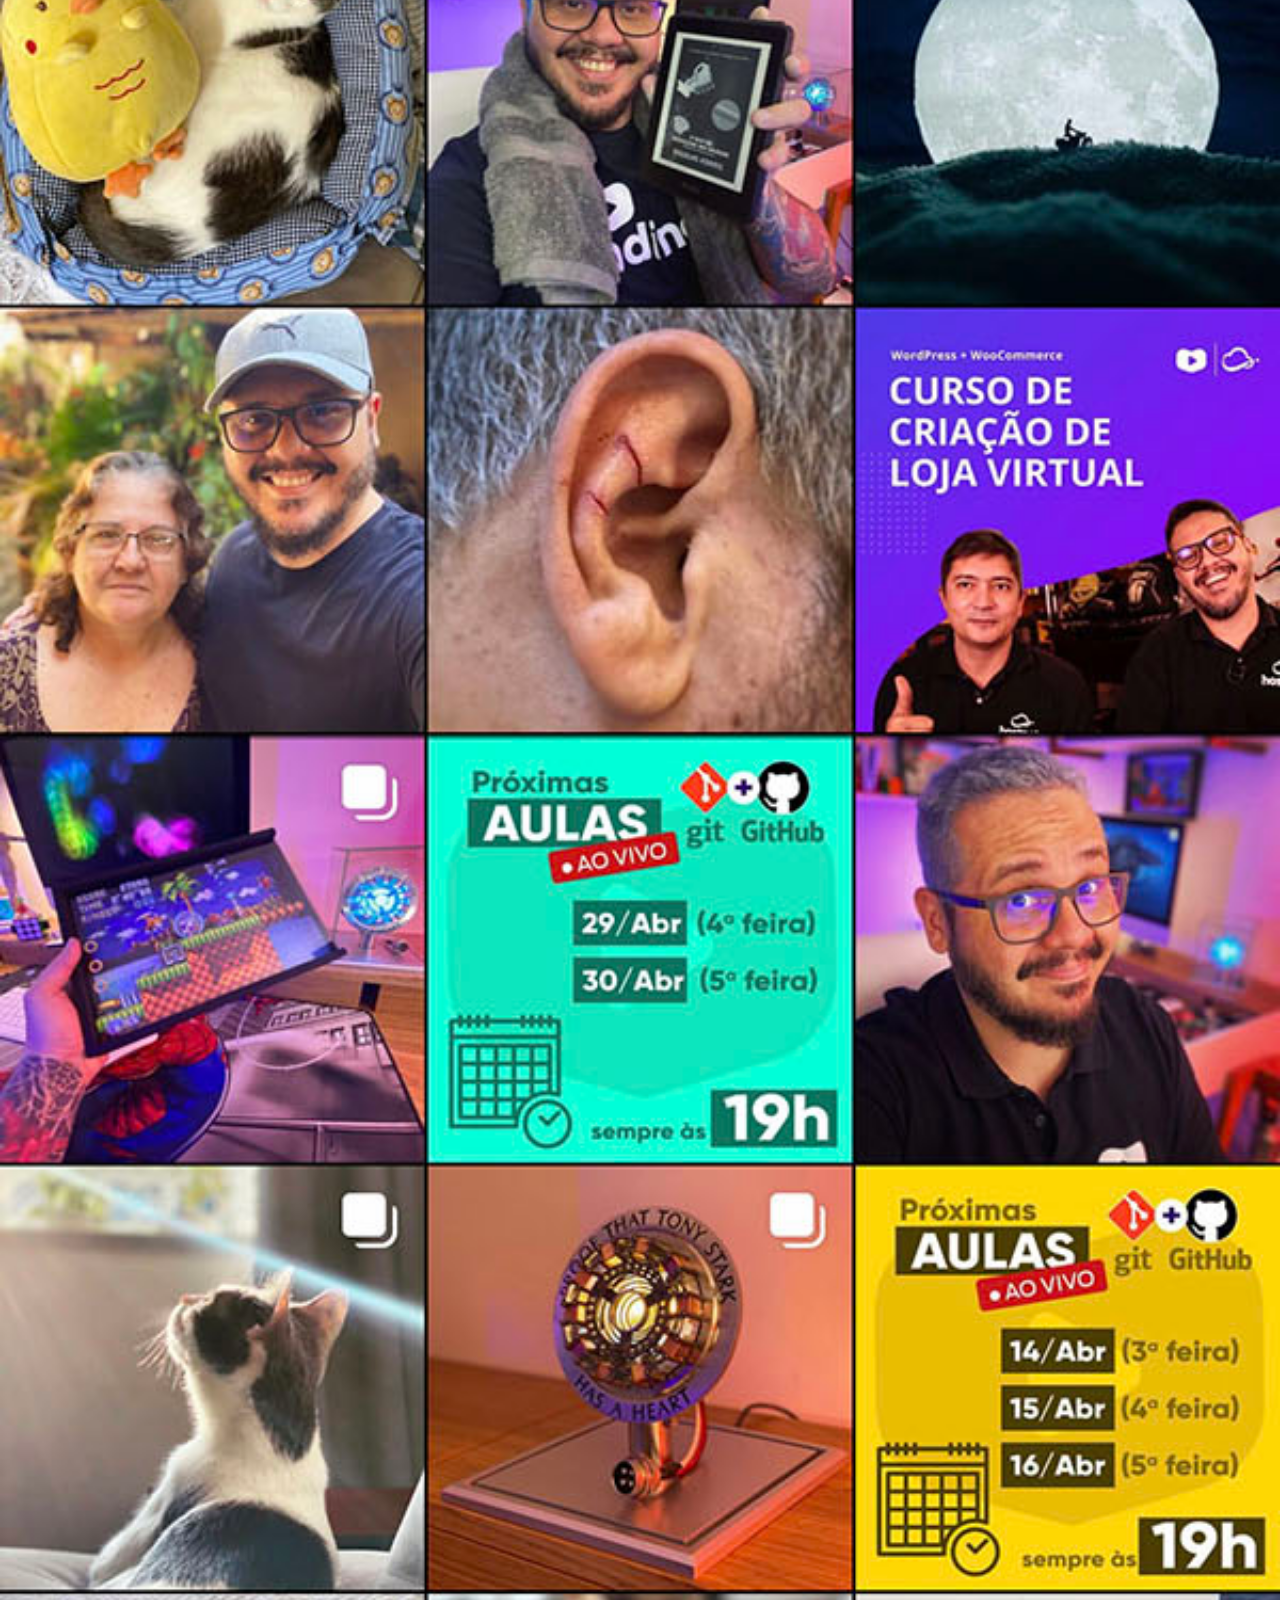
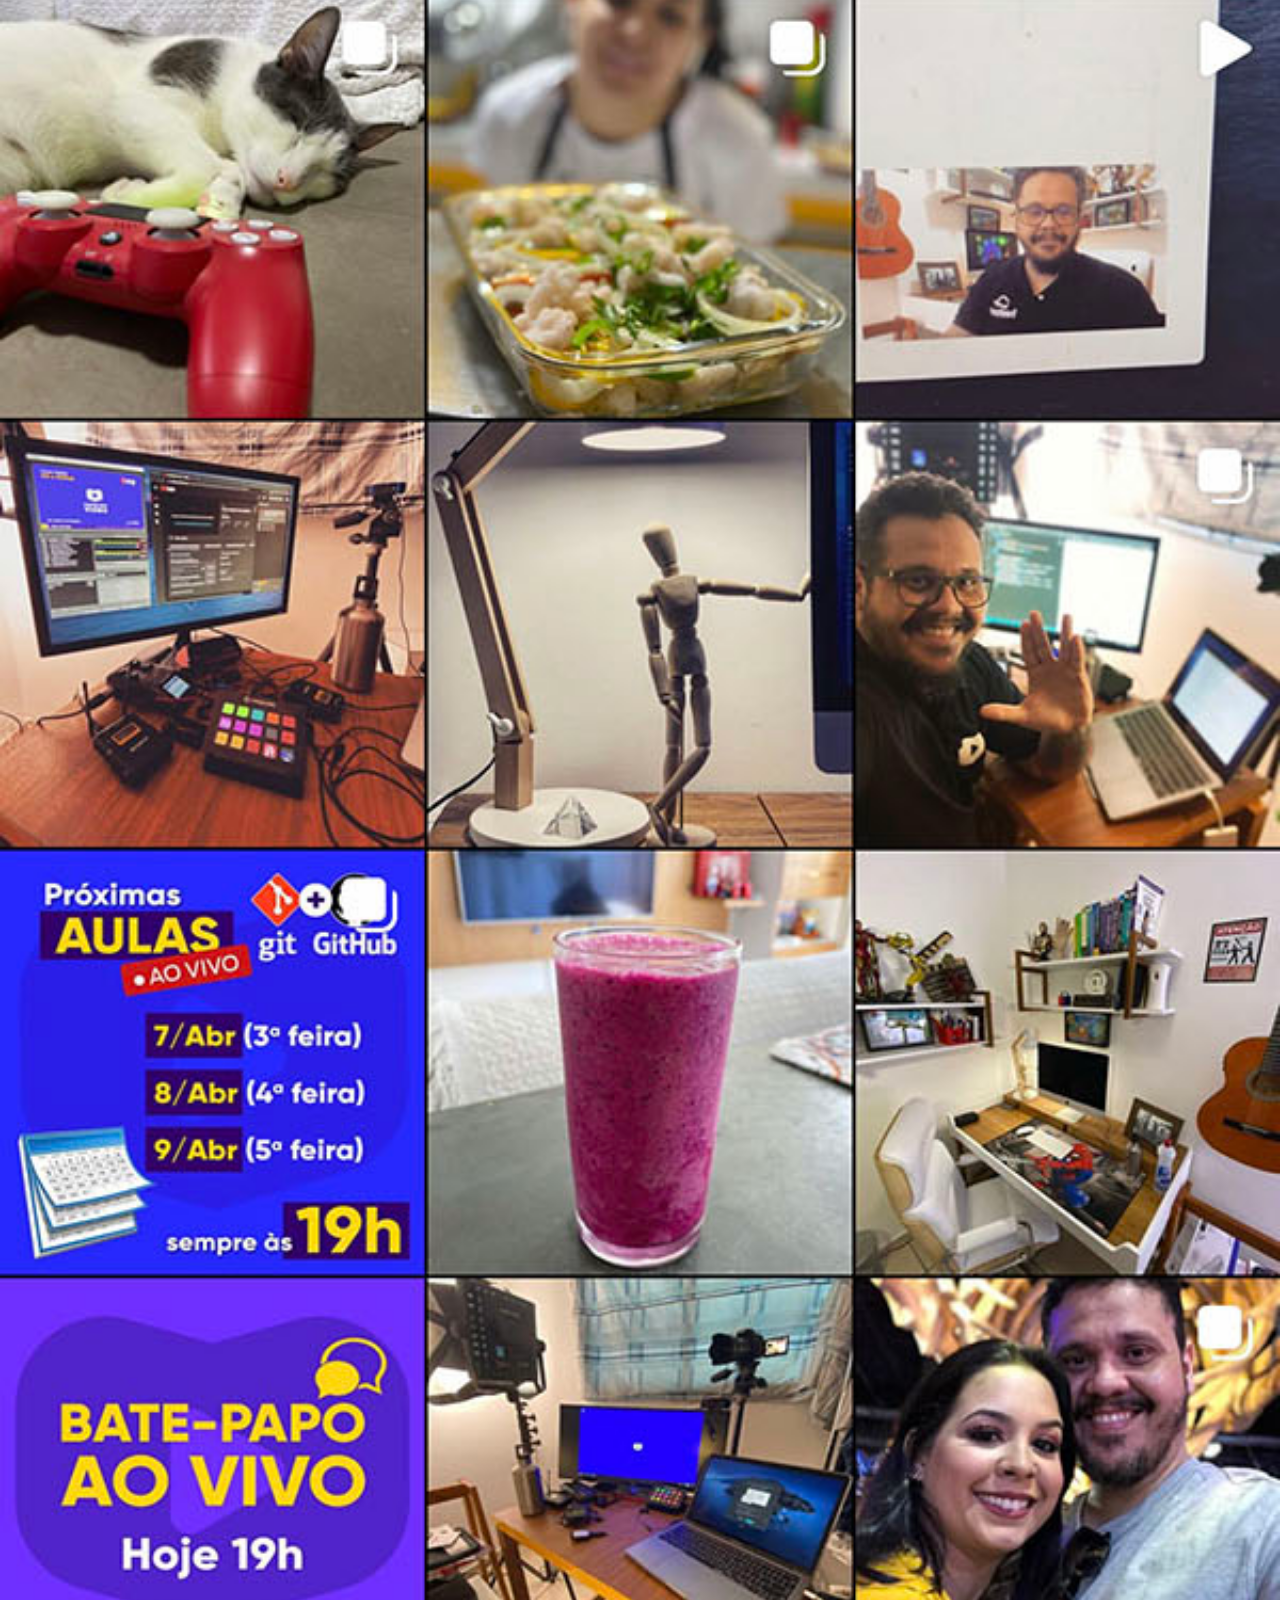
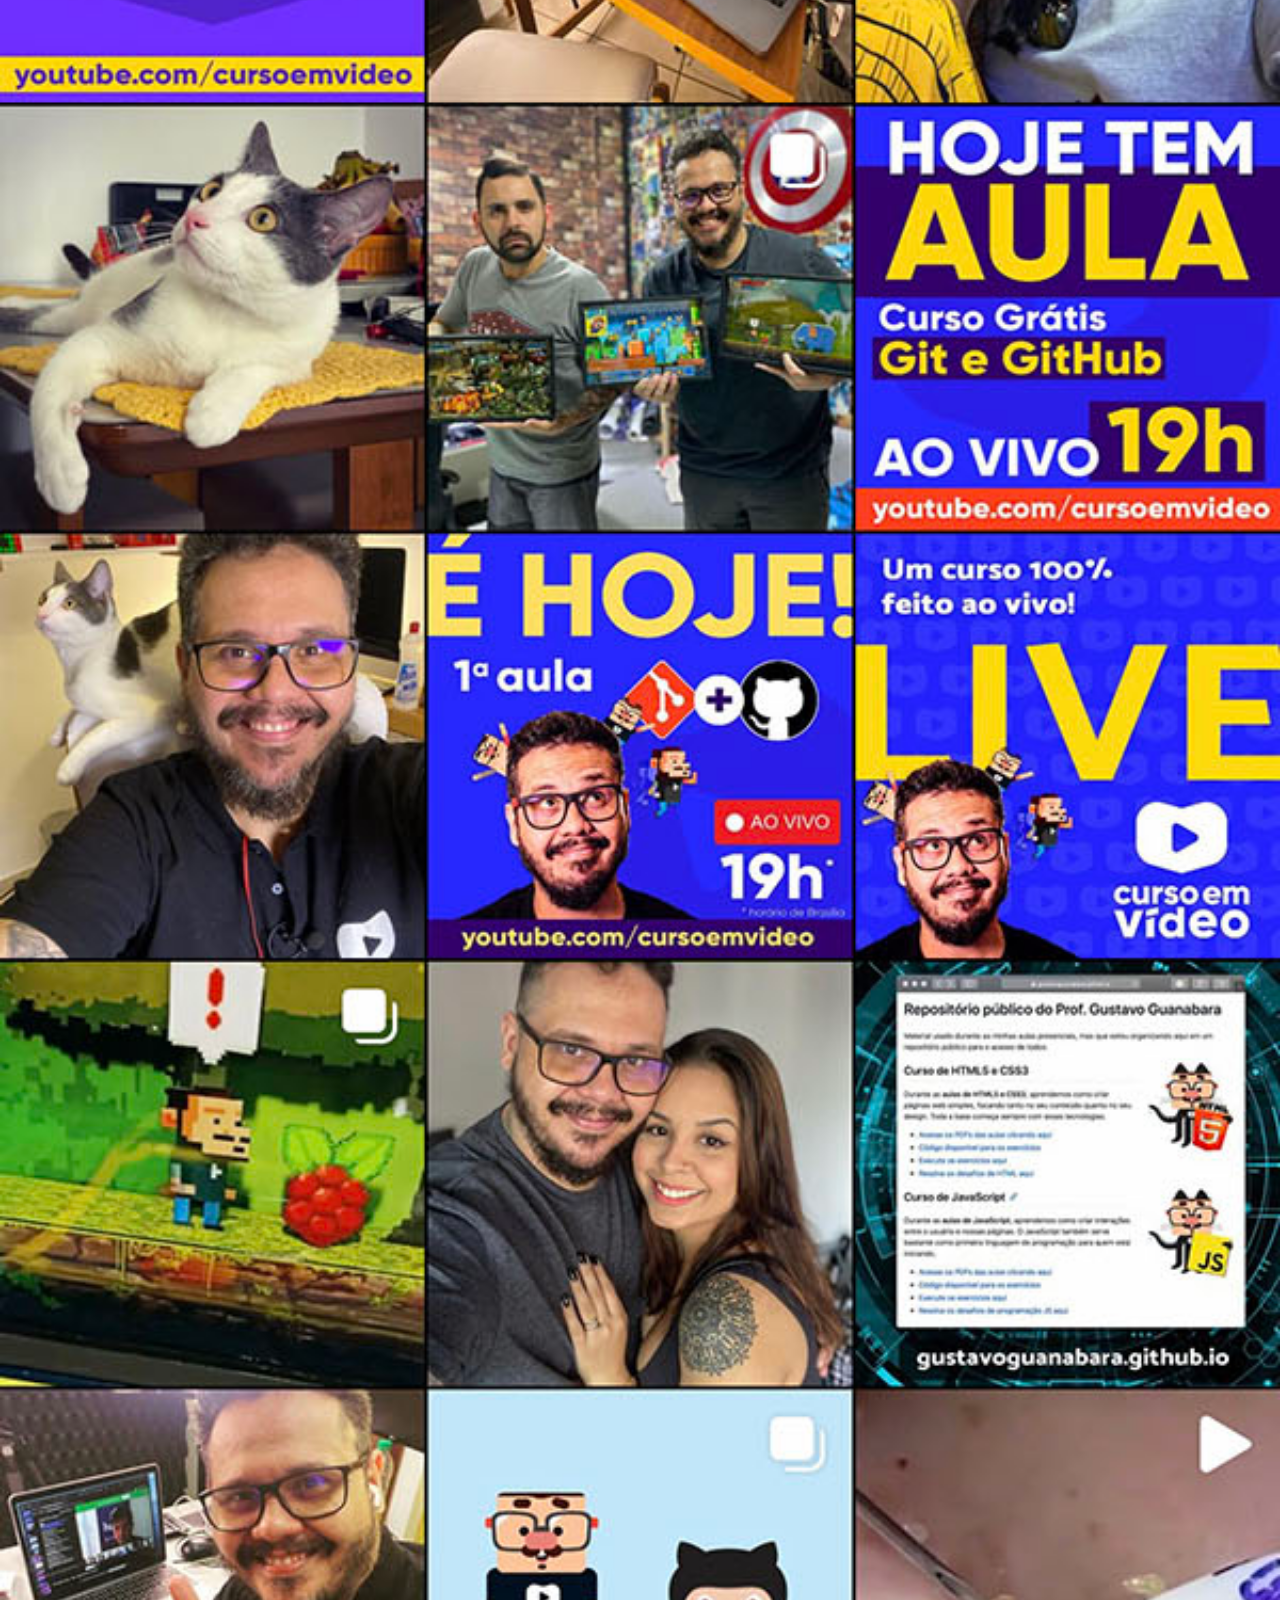
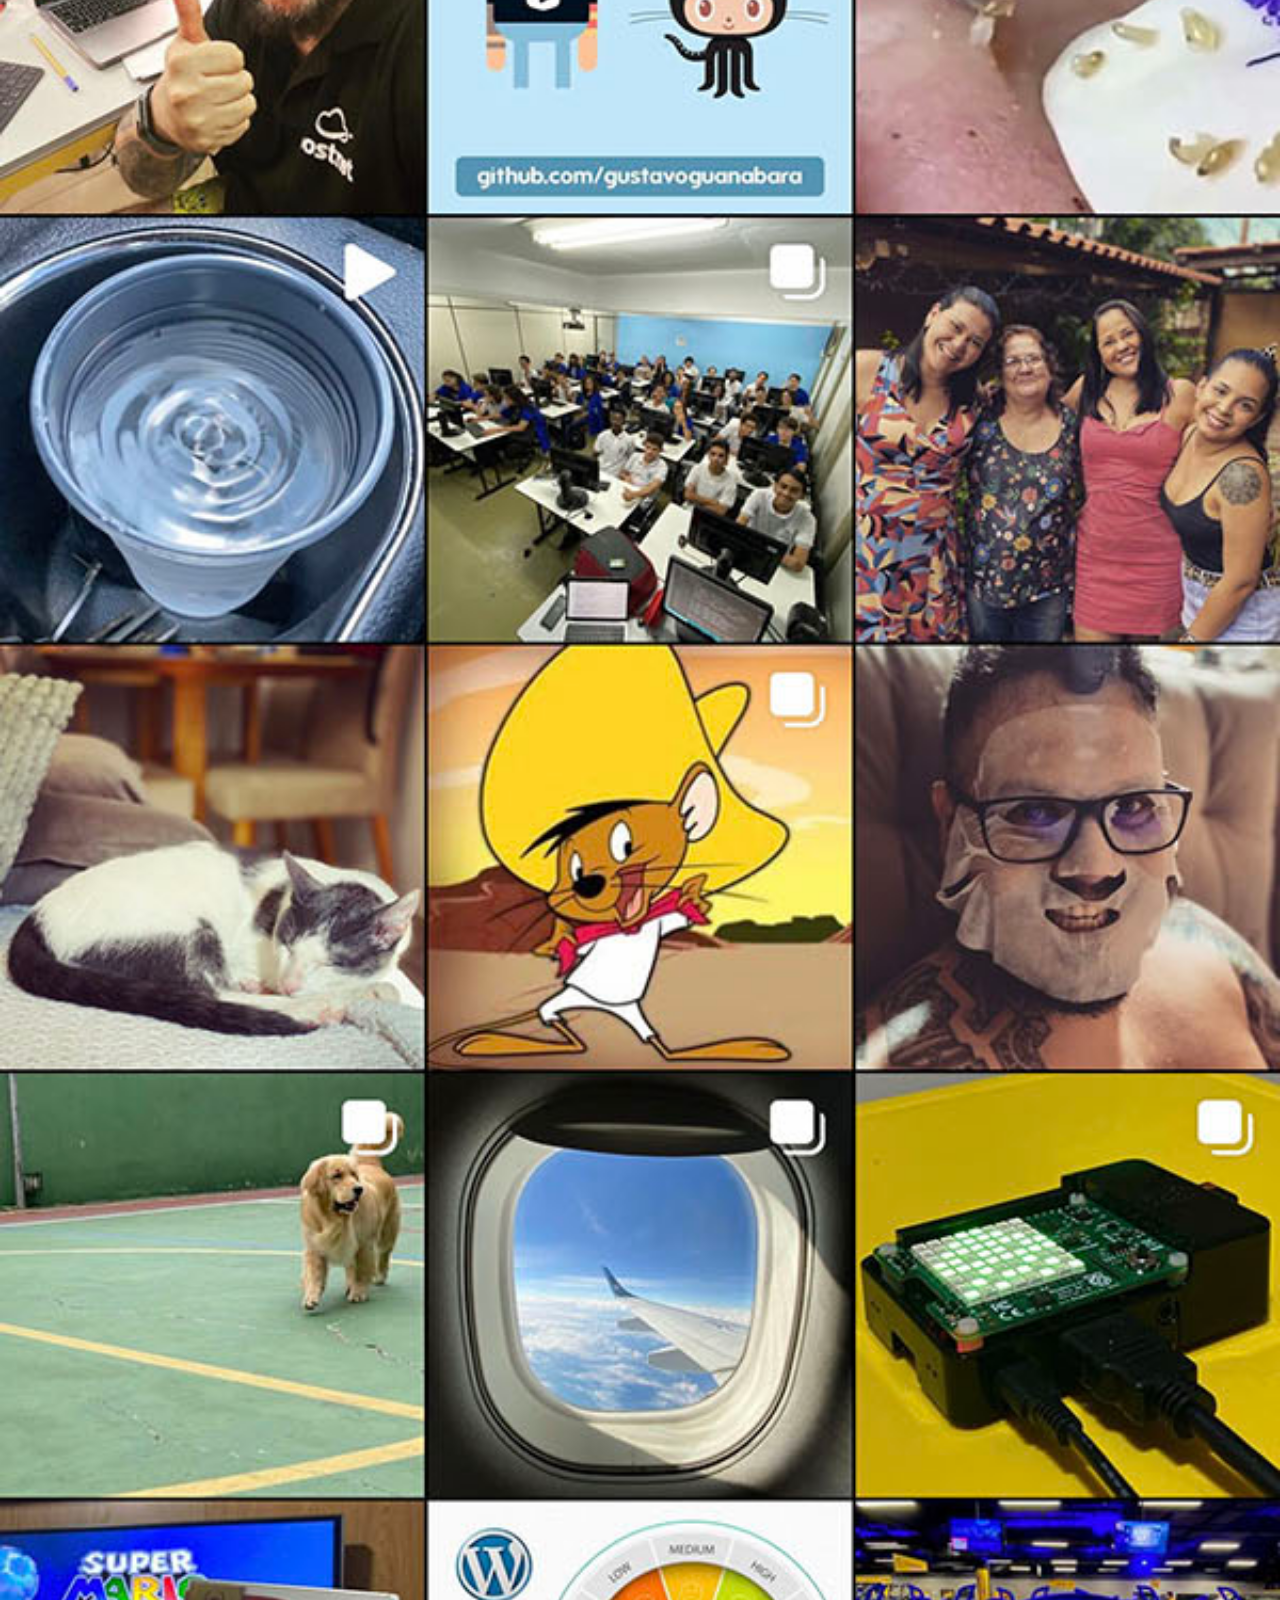
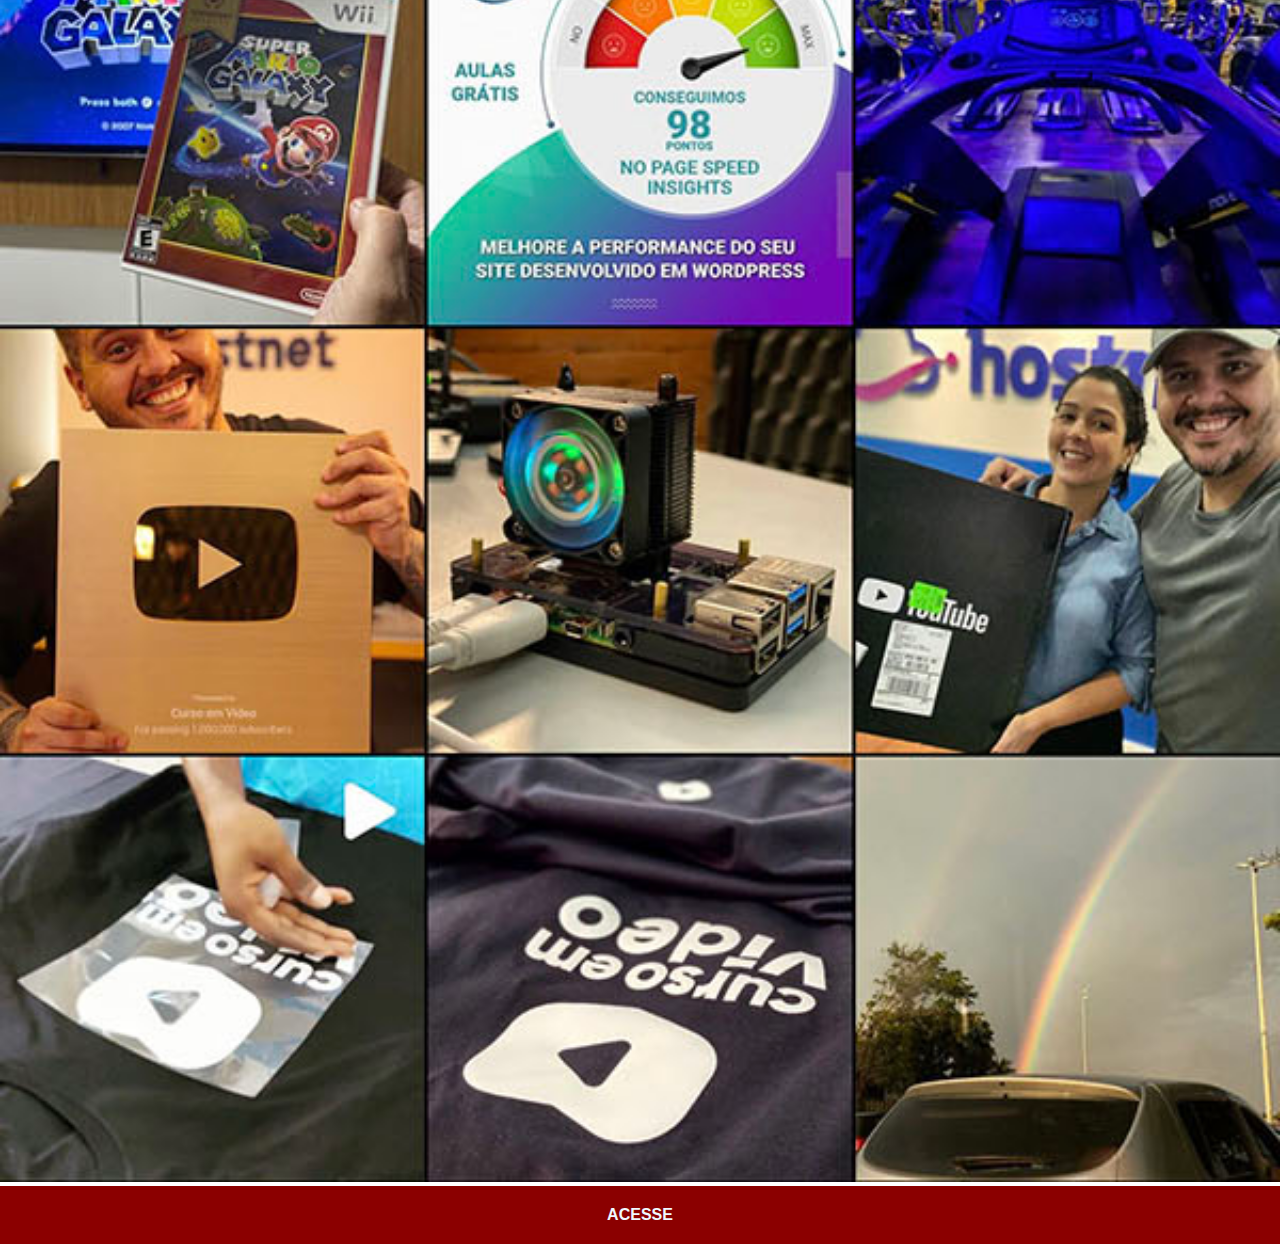
<file: instagram.html>
<!DOCTYPE html>
<html lang="pt-br">
<head>
    <meta charset="UTF-8">
    <meta name="viewport" content="width=device-width, initial-scale=1.0">
    <link rel="stylesheet" href="estudos/social.css">
    <title>Instagram</title>
</head>
<body>
    <img src="imagens/tela-instagram.jpg" alt="Instagram">
    <a href="https://www.instagram.com/gustavoguanabara/" target="_blank">ACESSE</a>
</body>
</html>
</file>
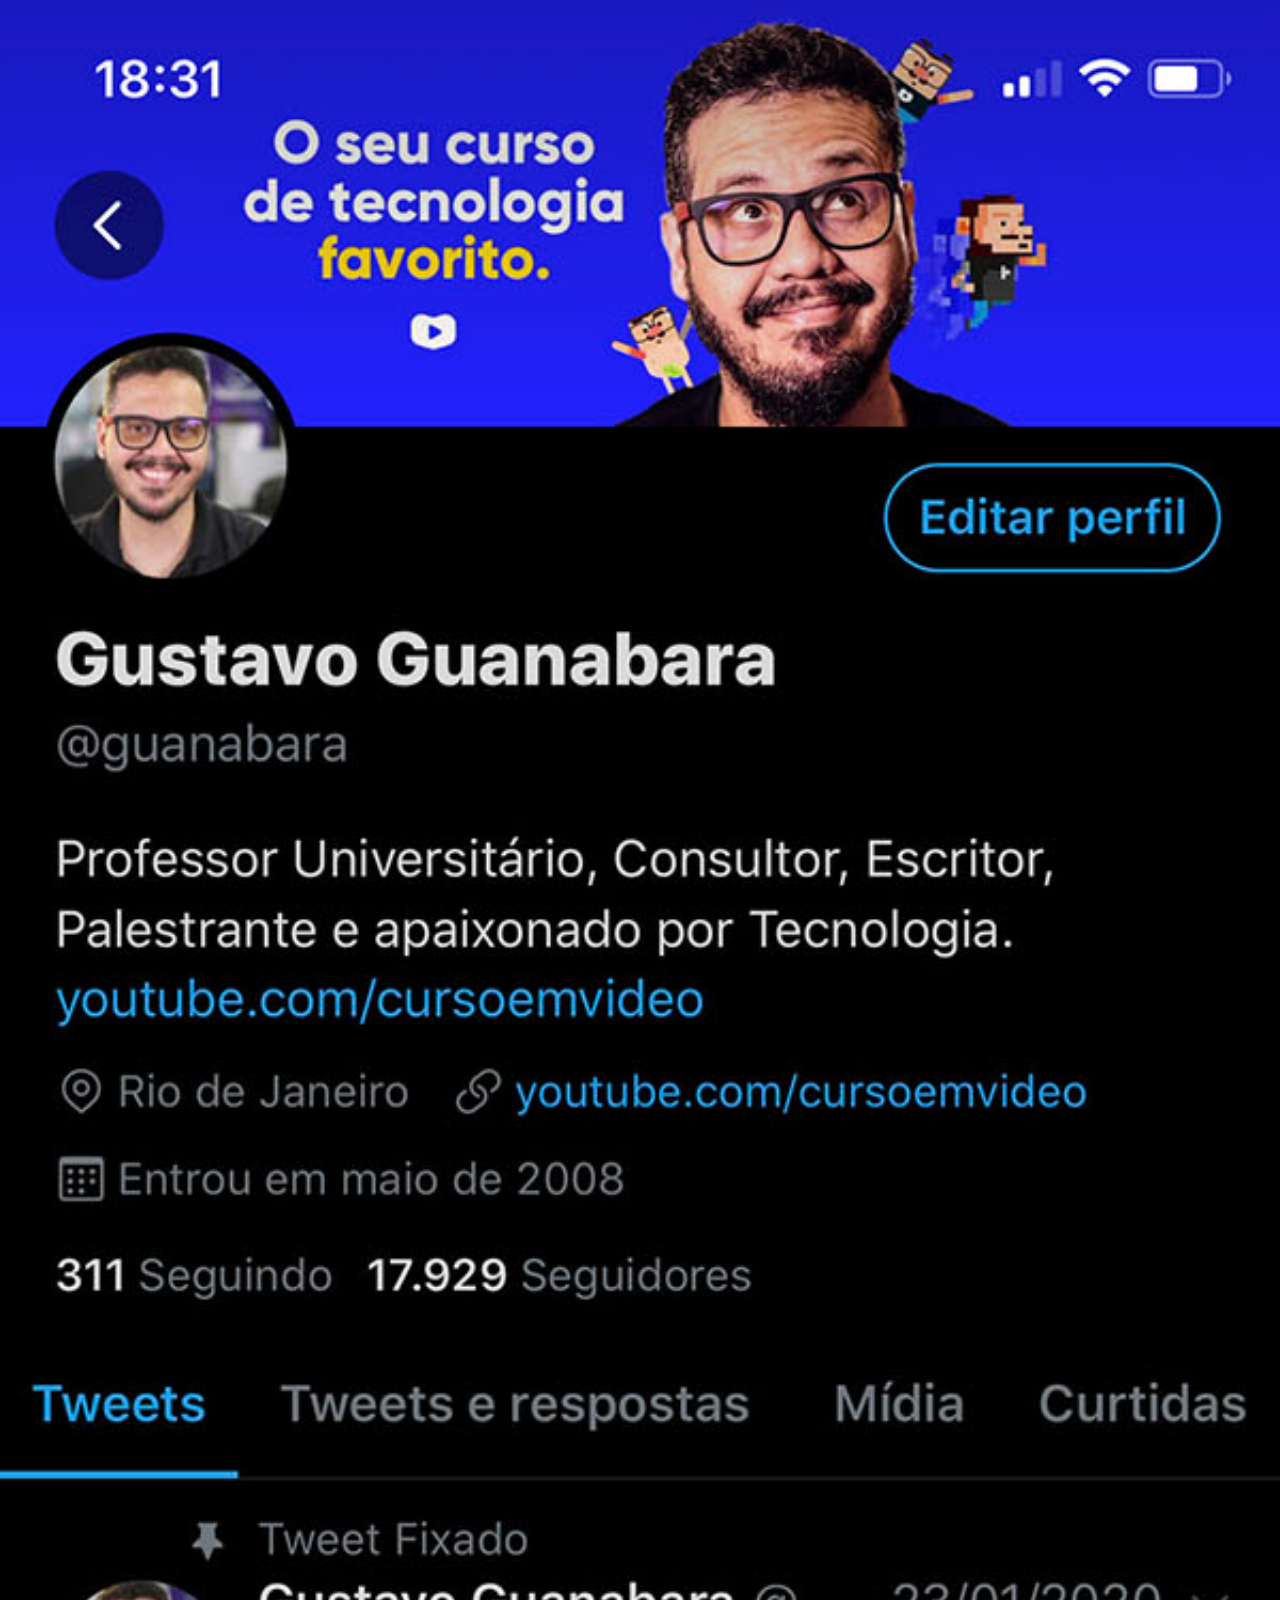
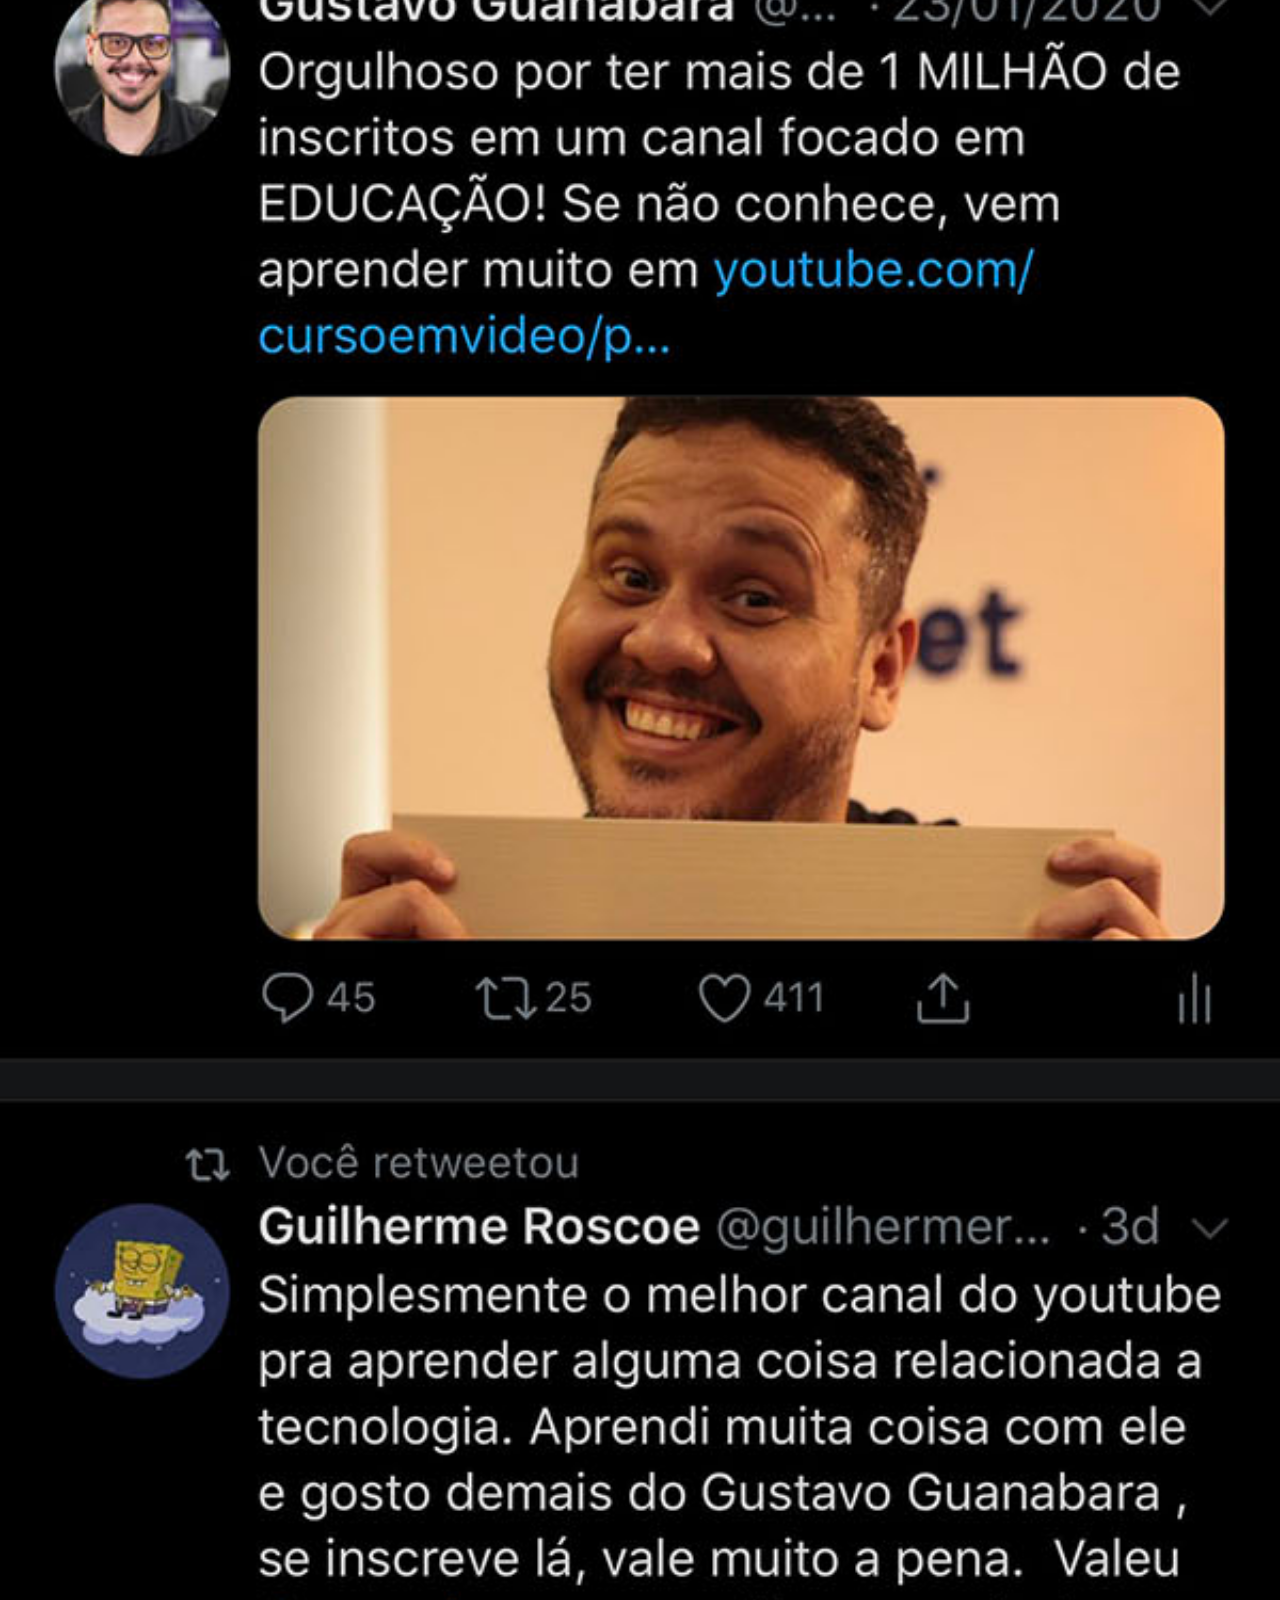
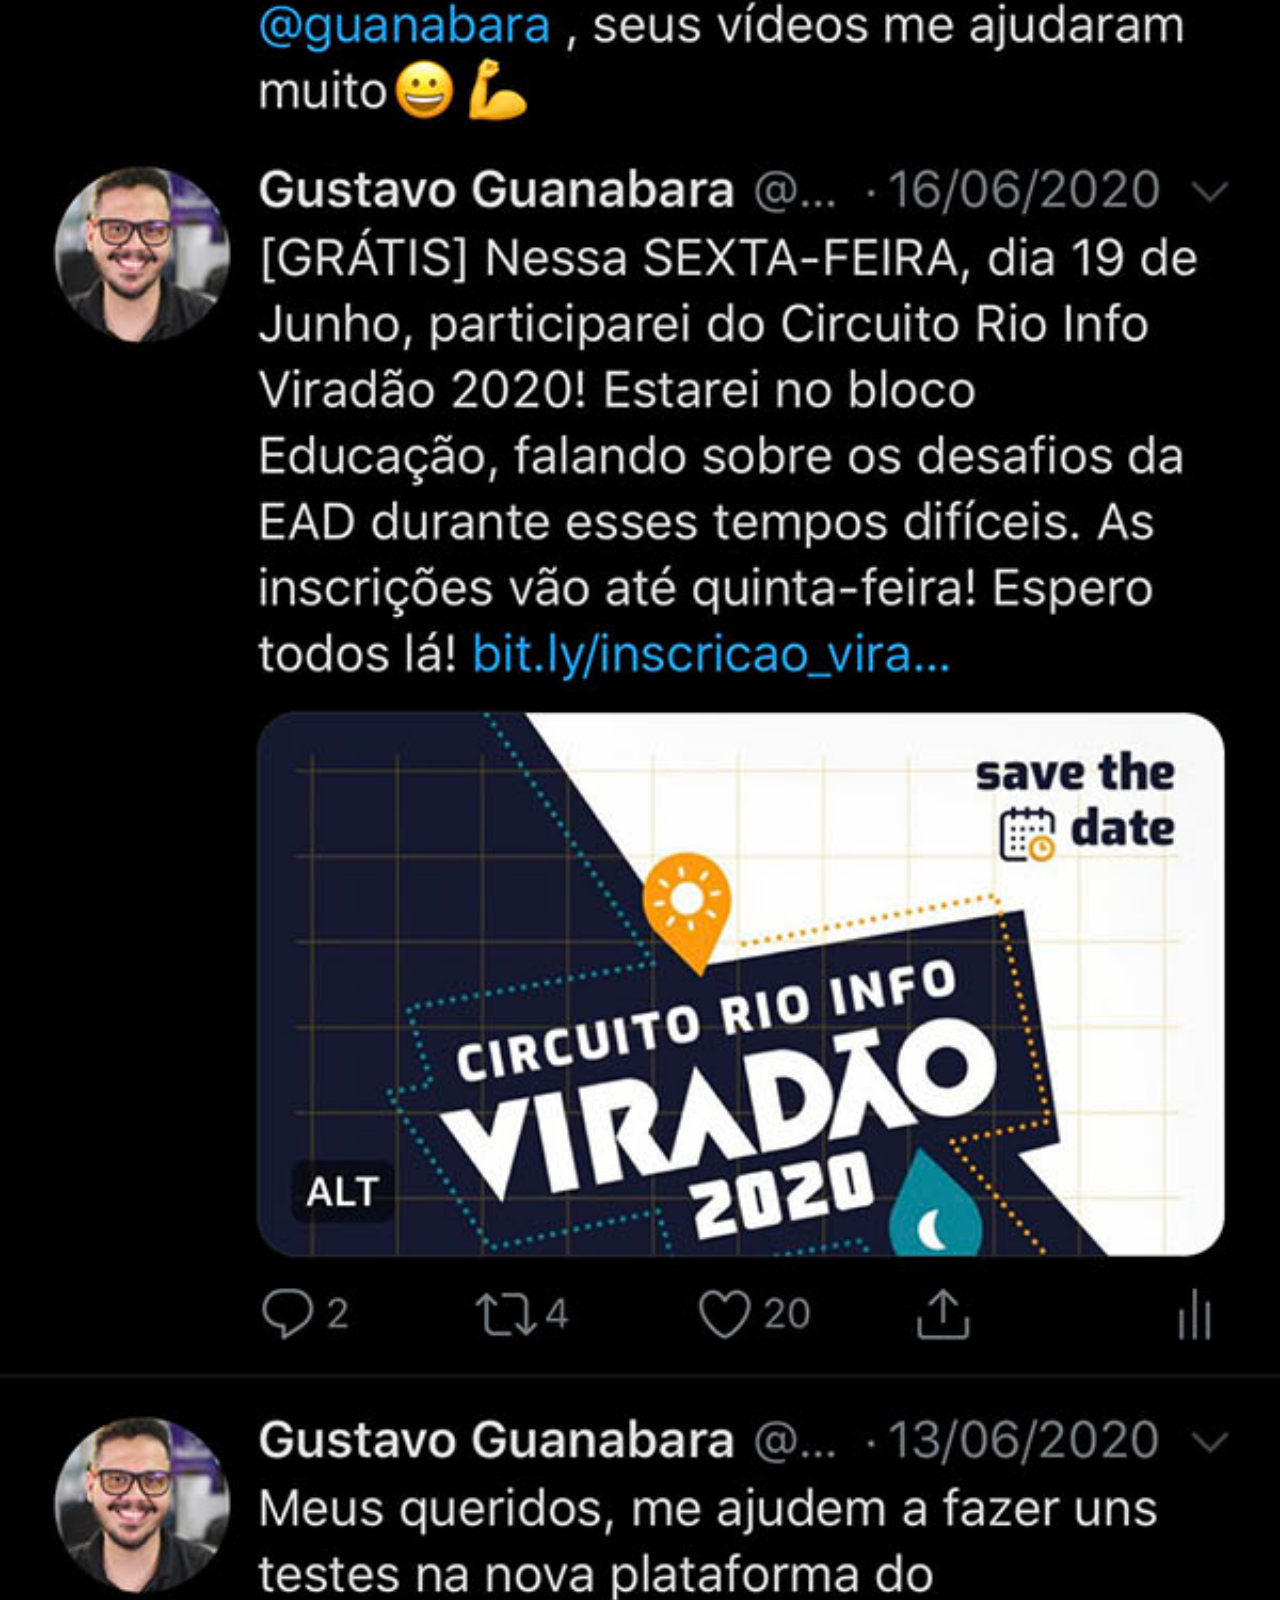
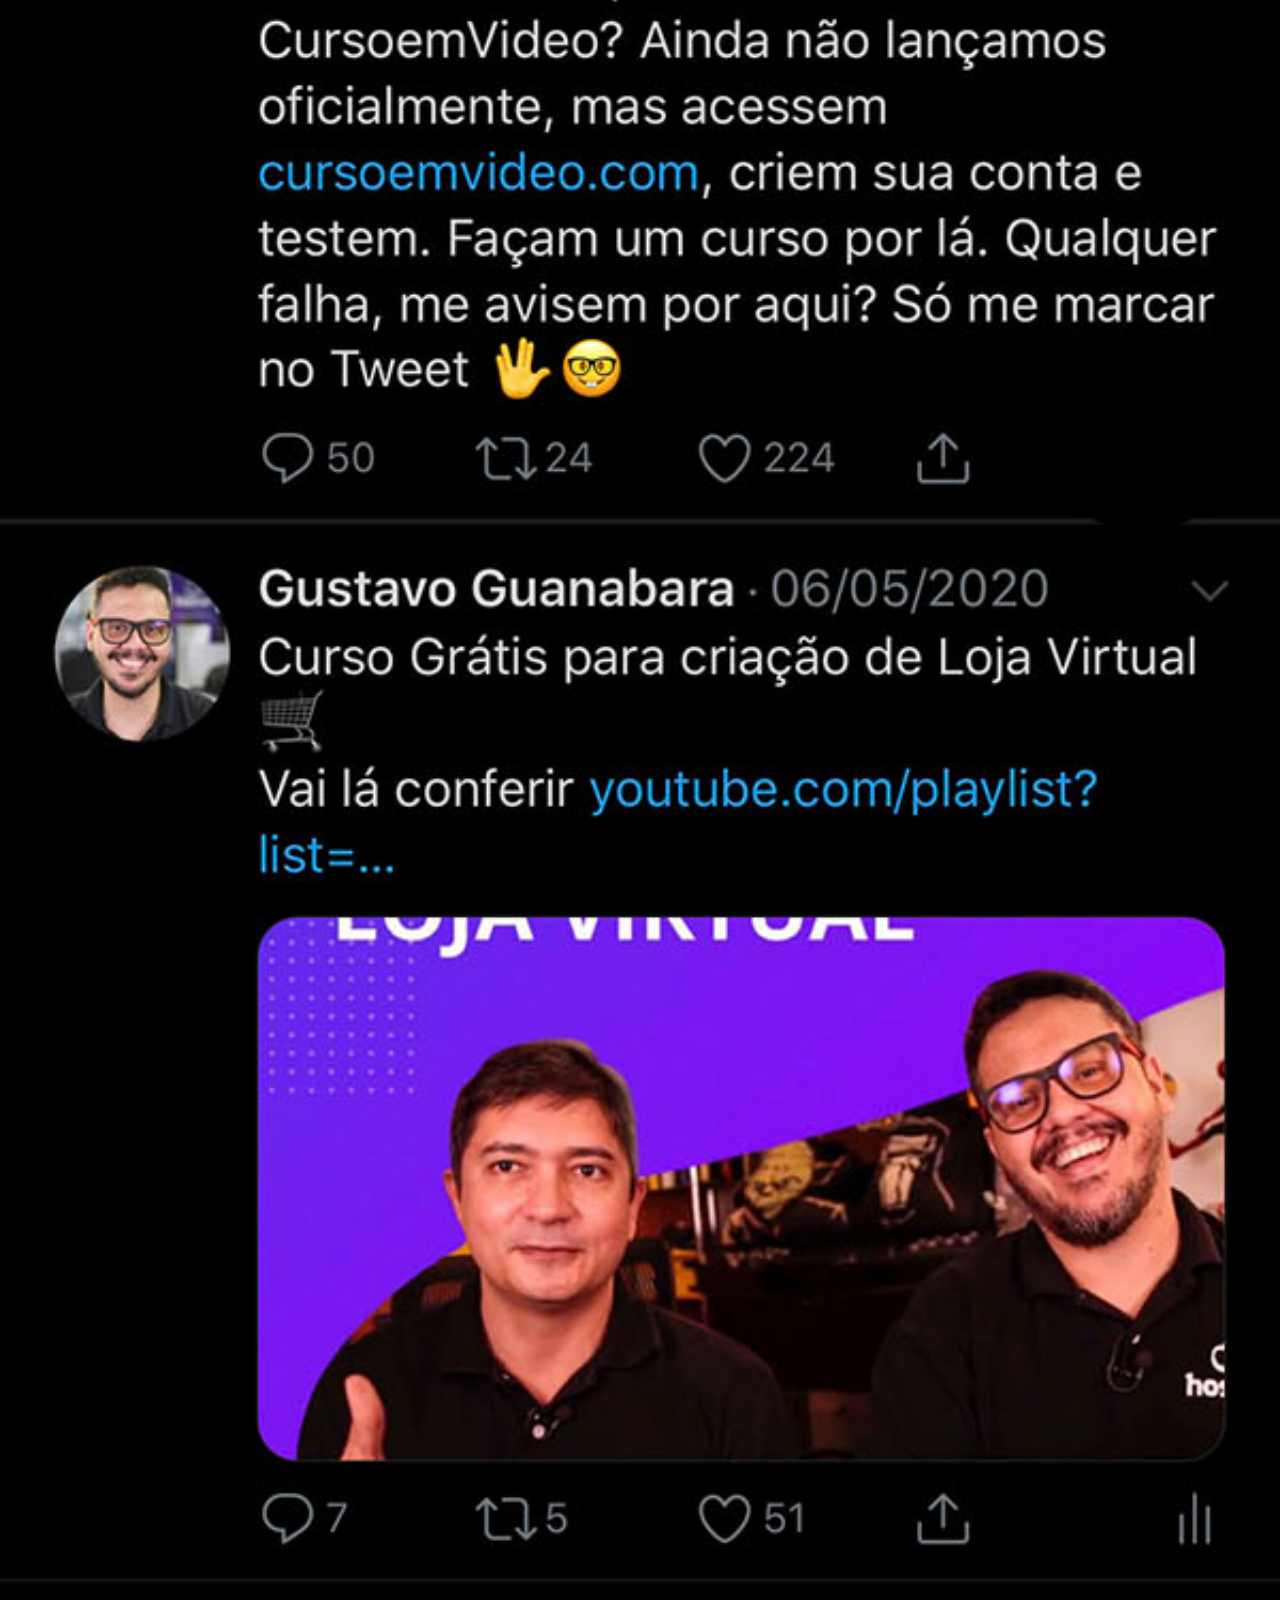
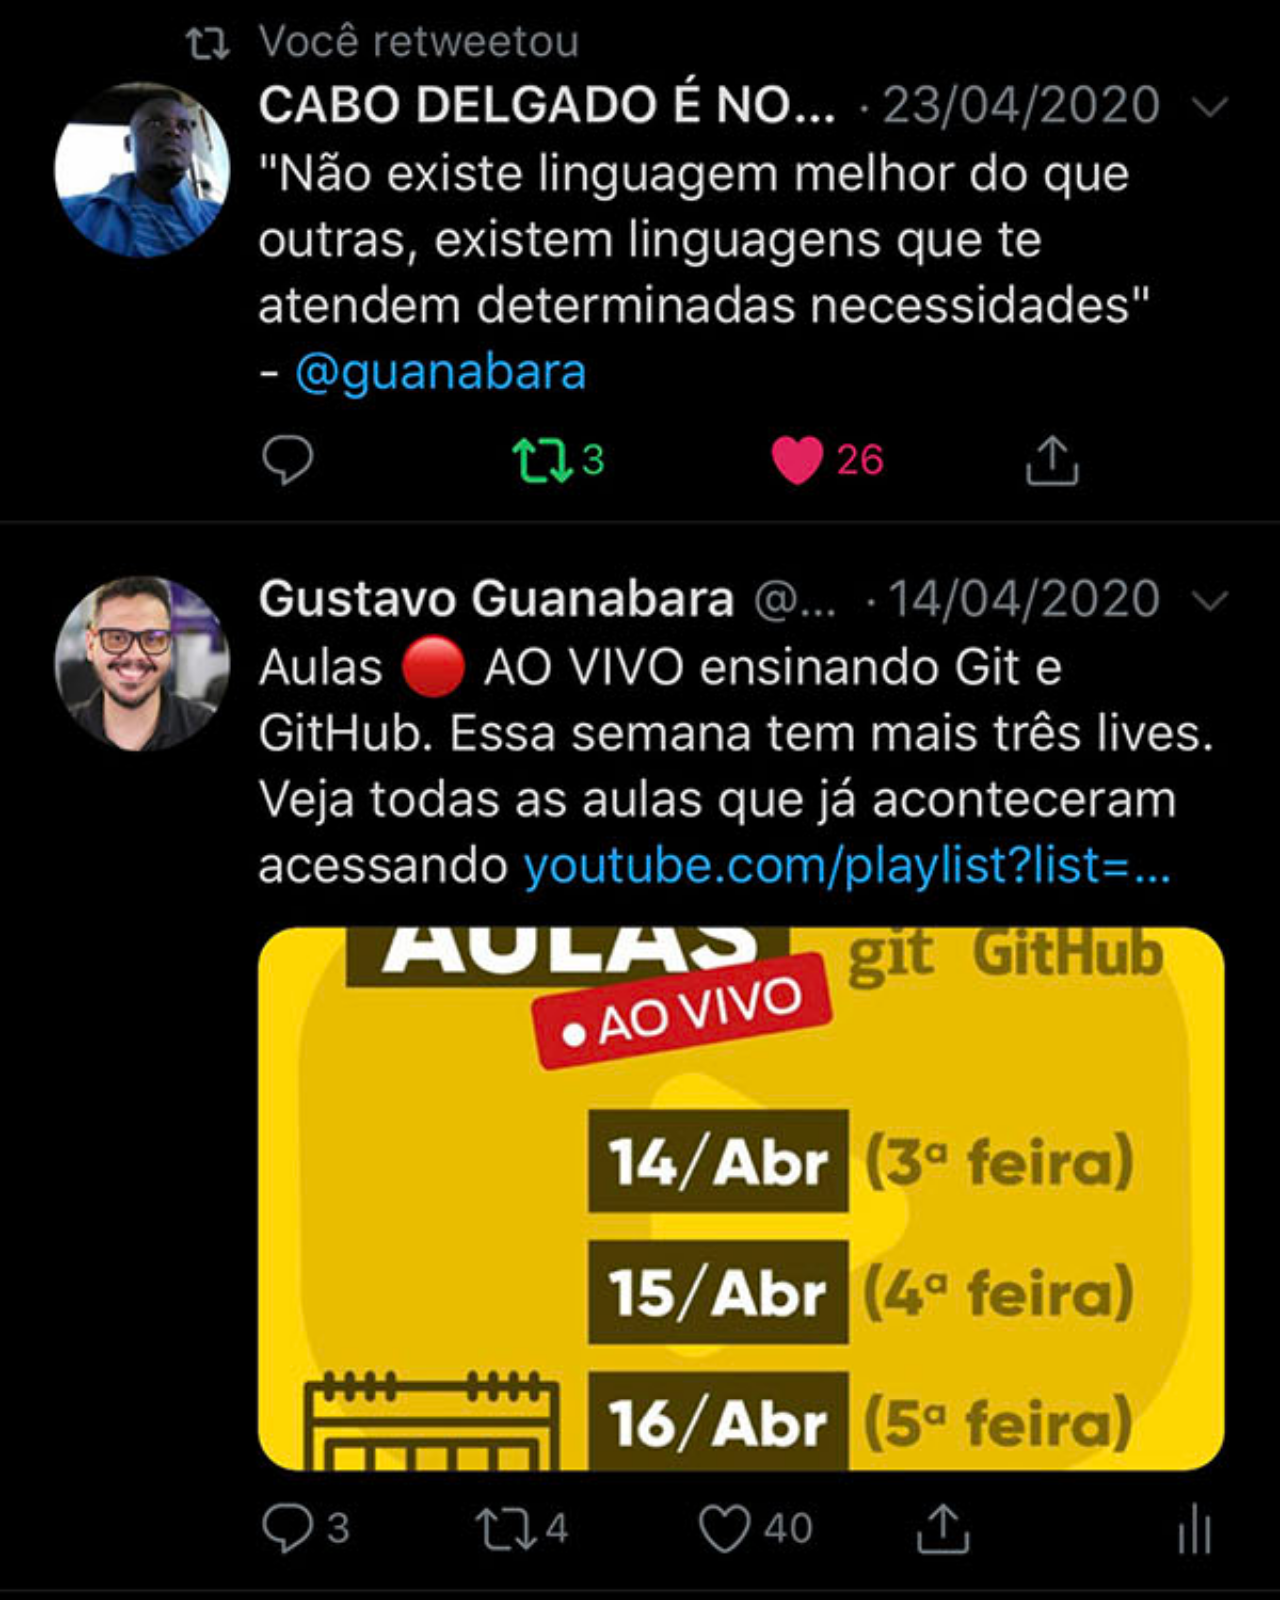
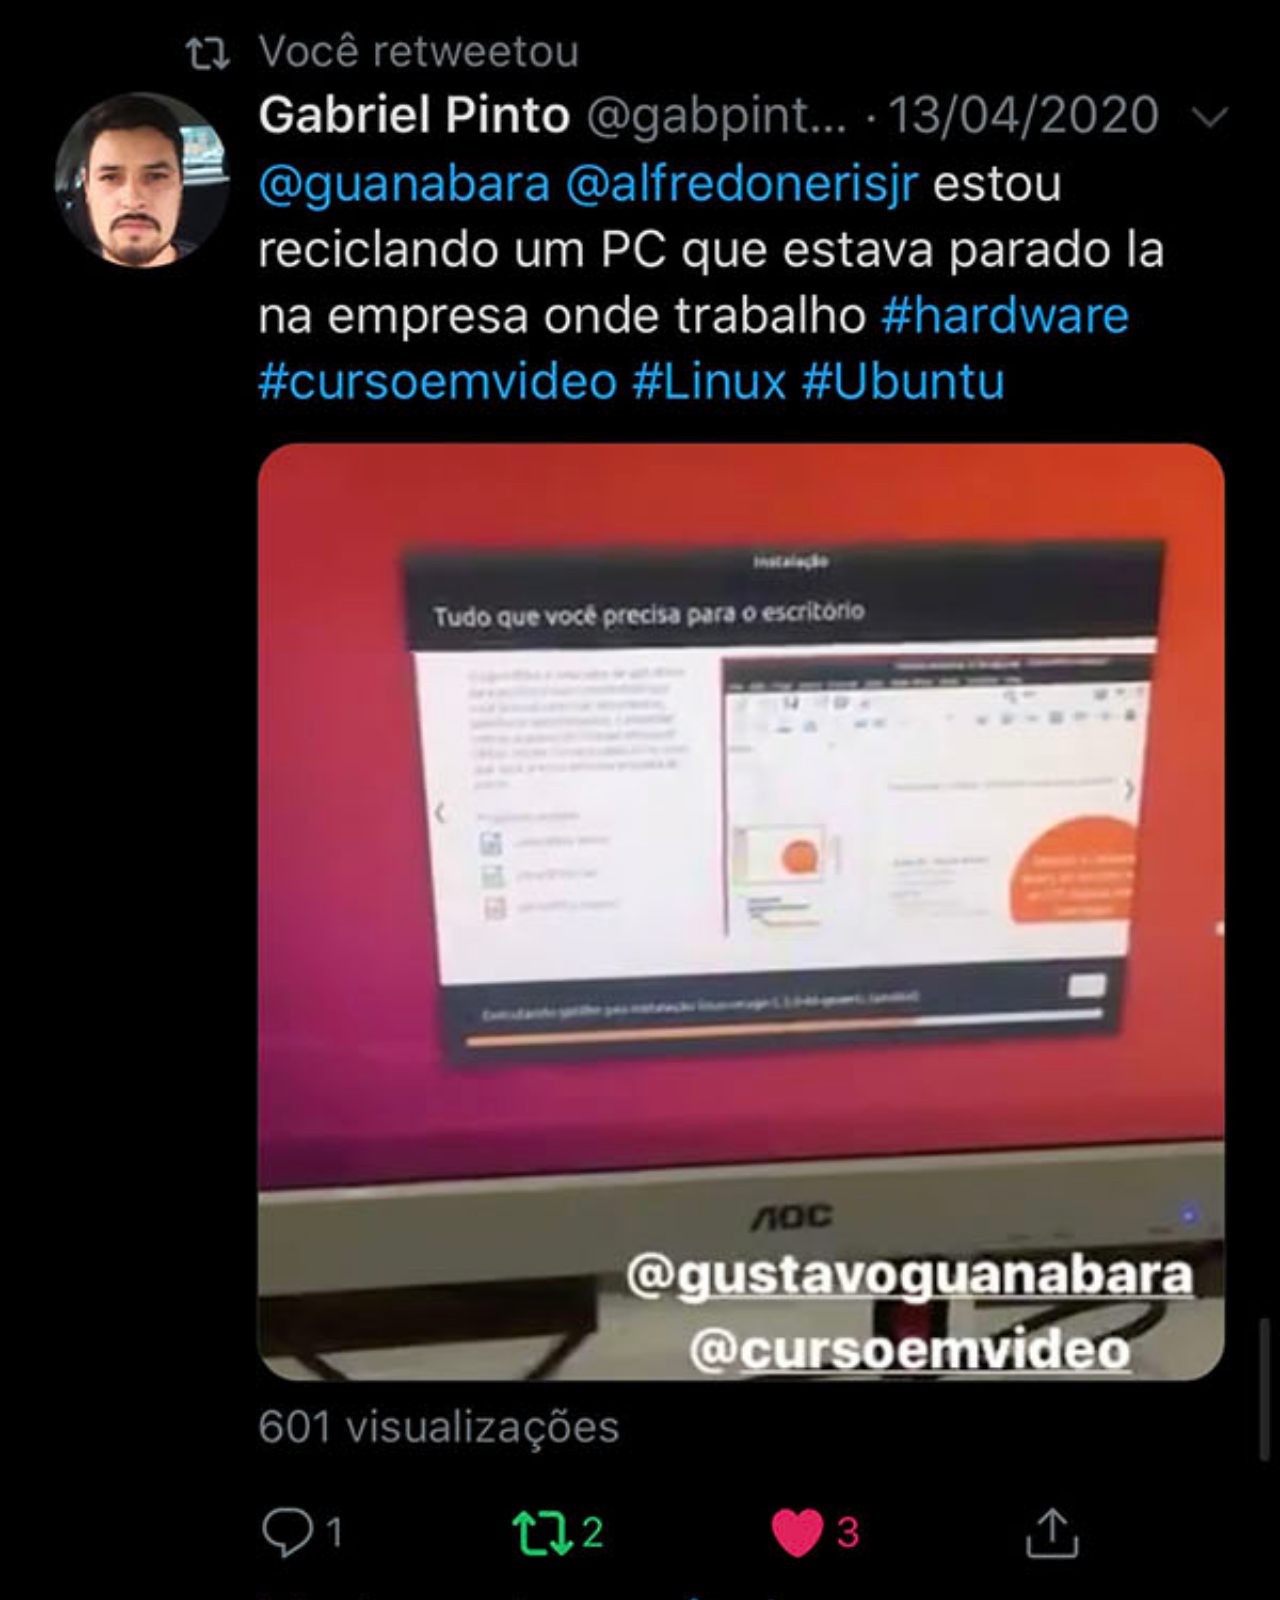
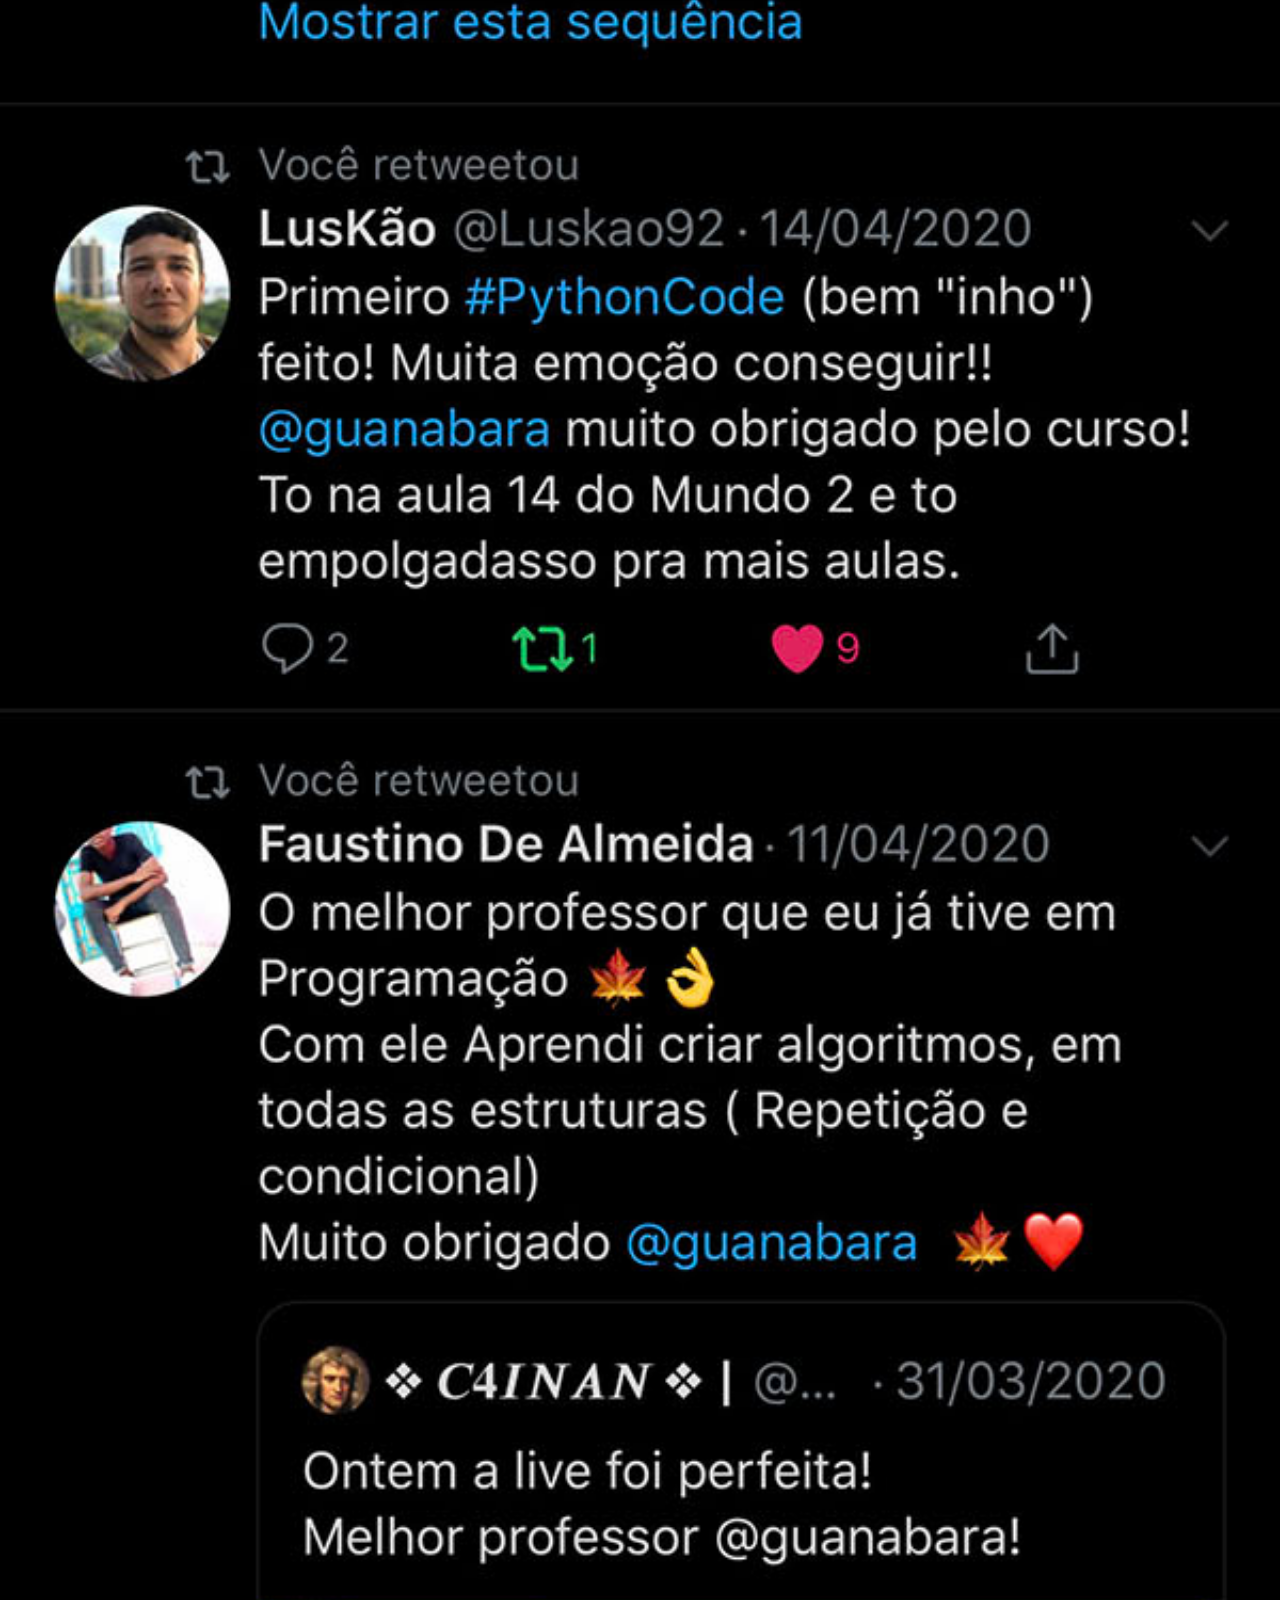
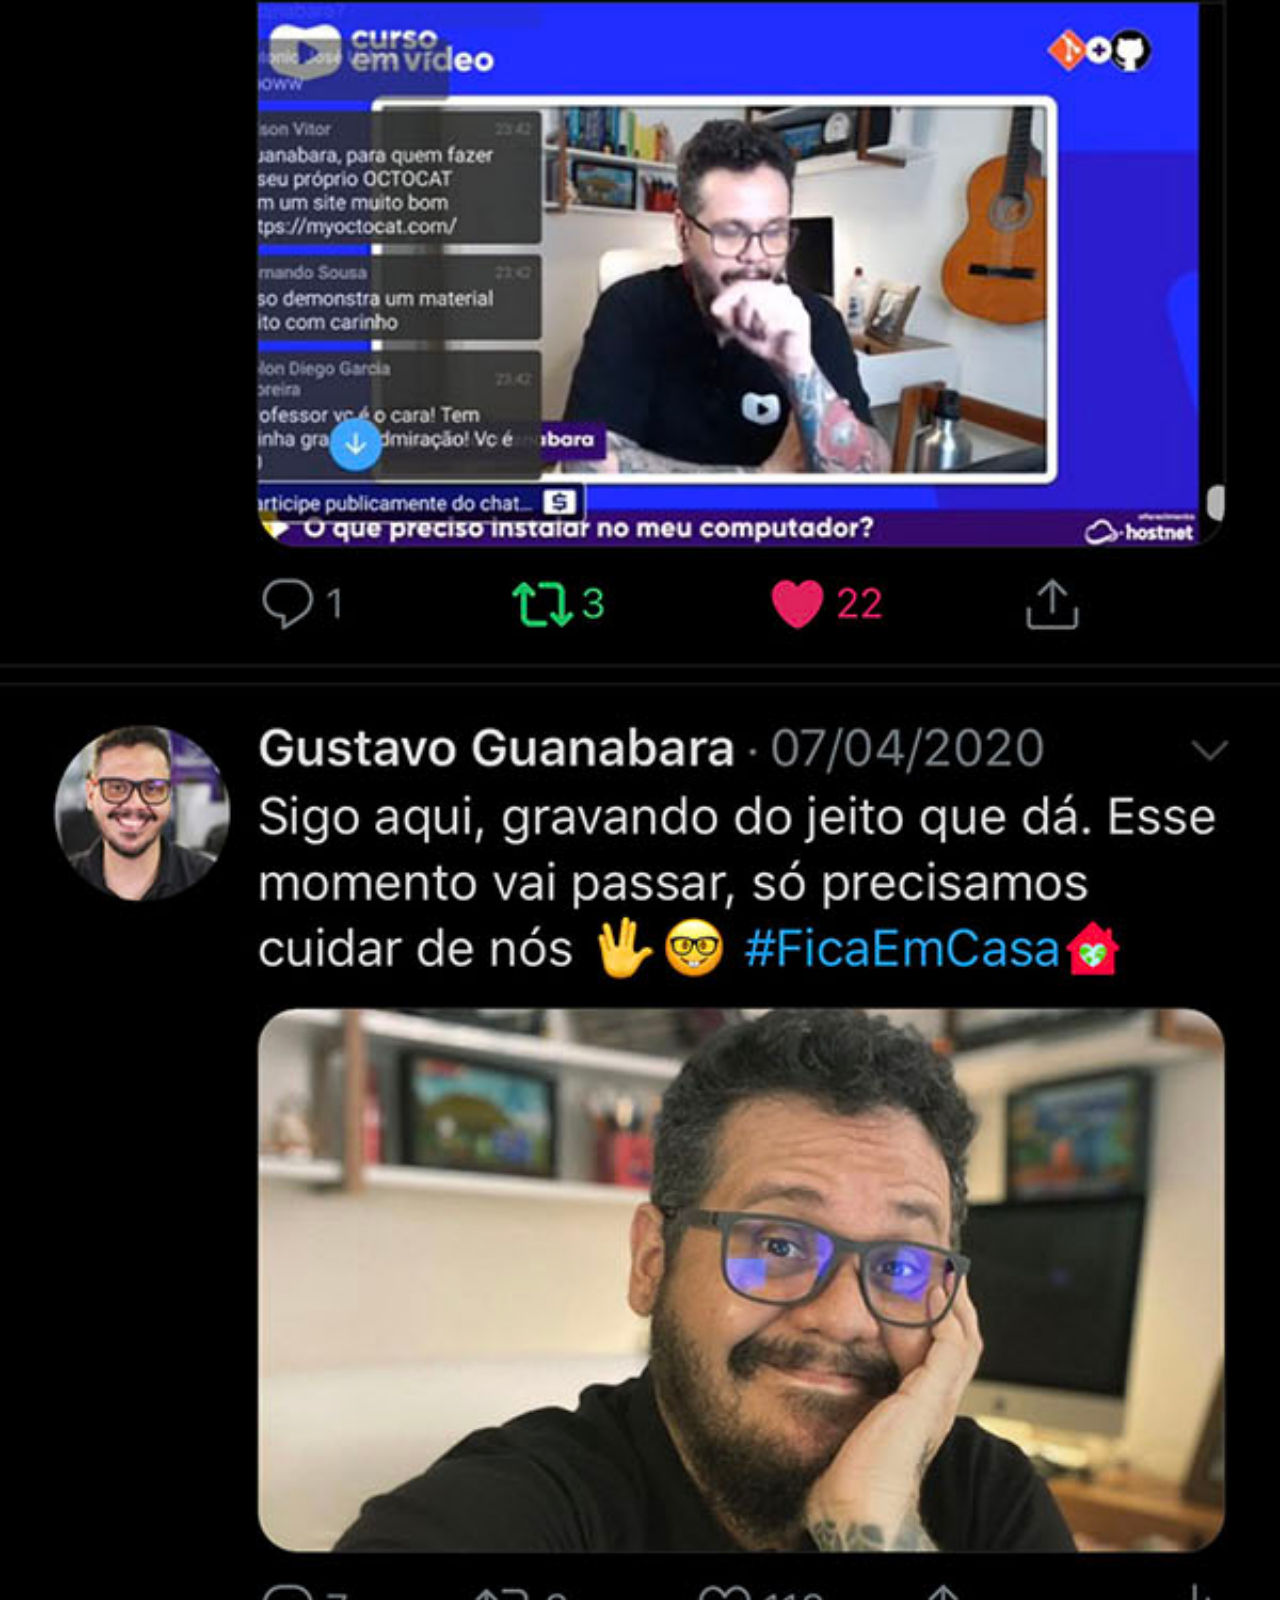
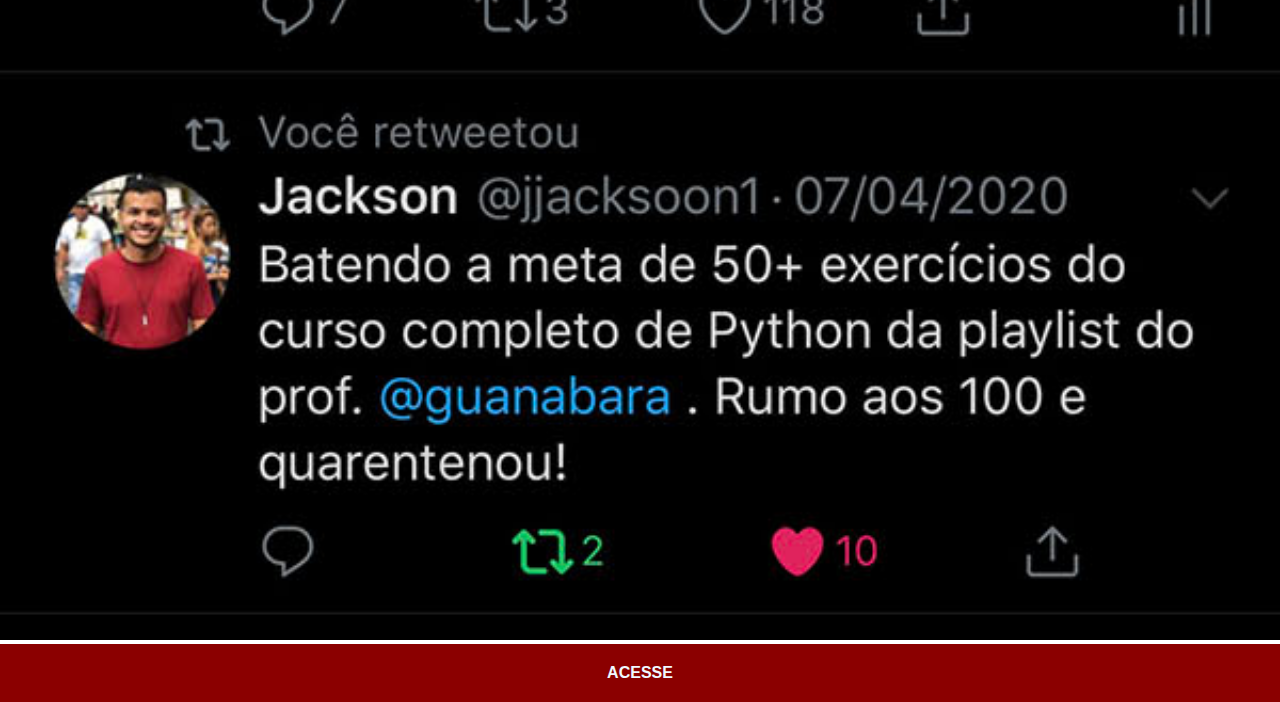
<file: twitter.html>
<!DOCTYPE html>
<html lang="pt-br">
<head>
    <meta charset="UTF-8">
    <meta name="viewport" content="width=device-width, initial-scale=1.0">
    <link rel="stylesheet" href="estudos/social.css">
    <title>Twitter</title>
</head>
<body>
    <img src="imagens/tela-twitter.jpg" alt="Twitter">
    <a href="https://twitter.com/guanabara" target="_blank">ACESSE</a>
</body>
</html>
</file>
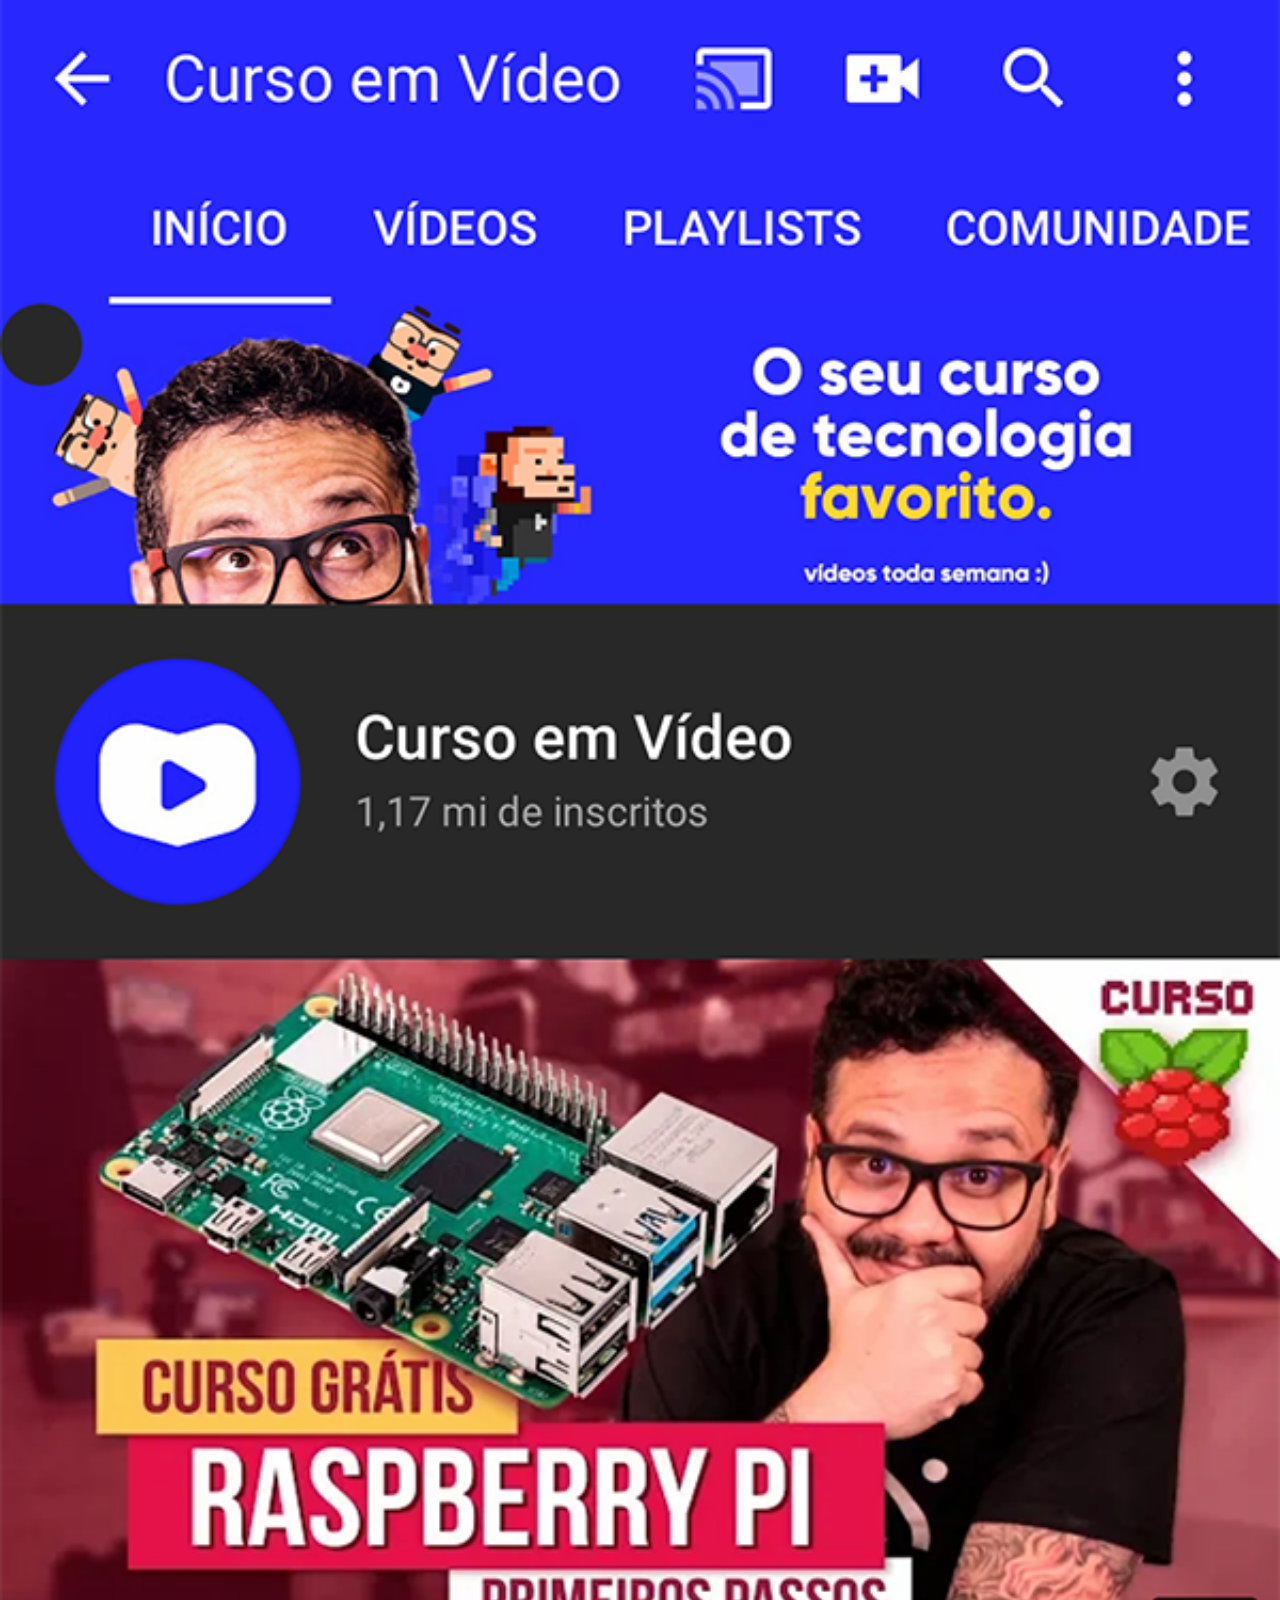
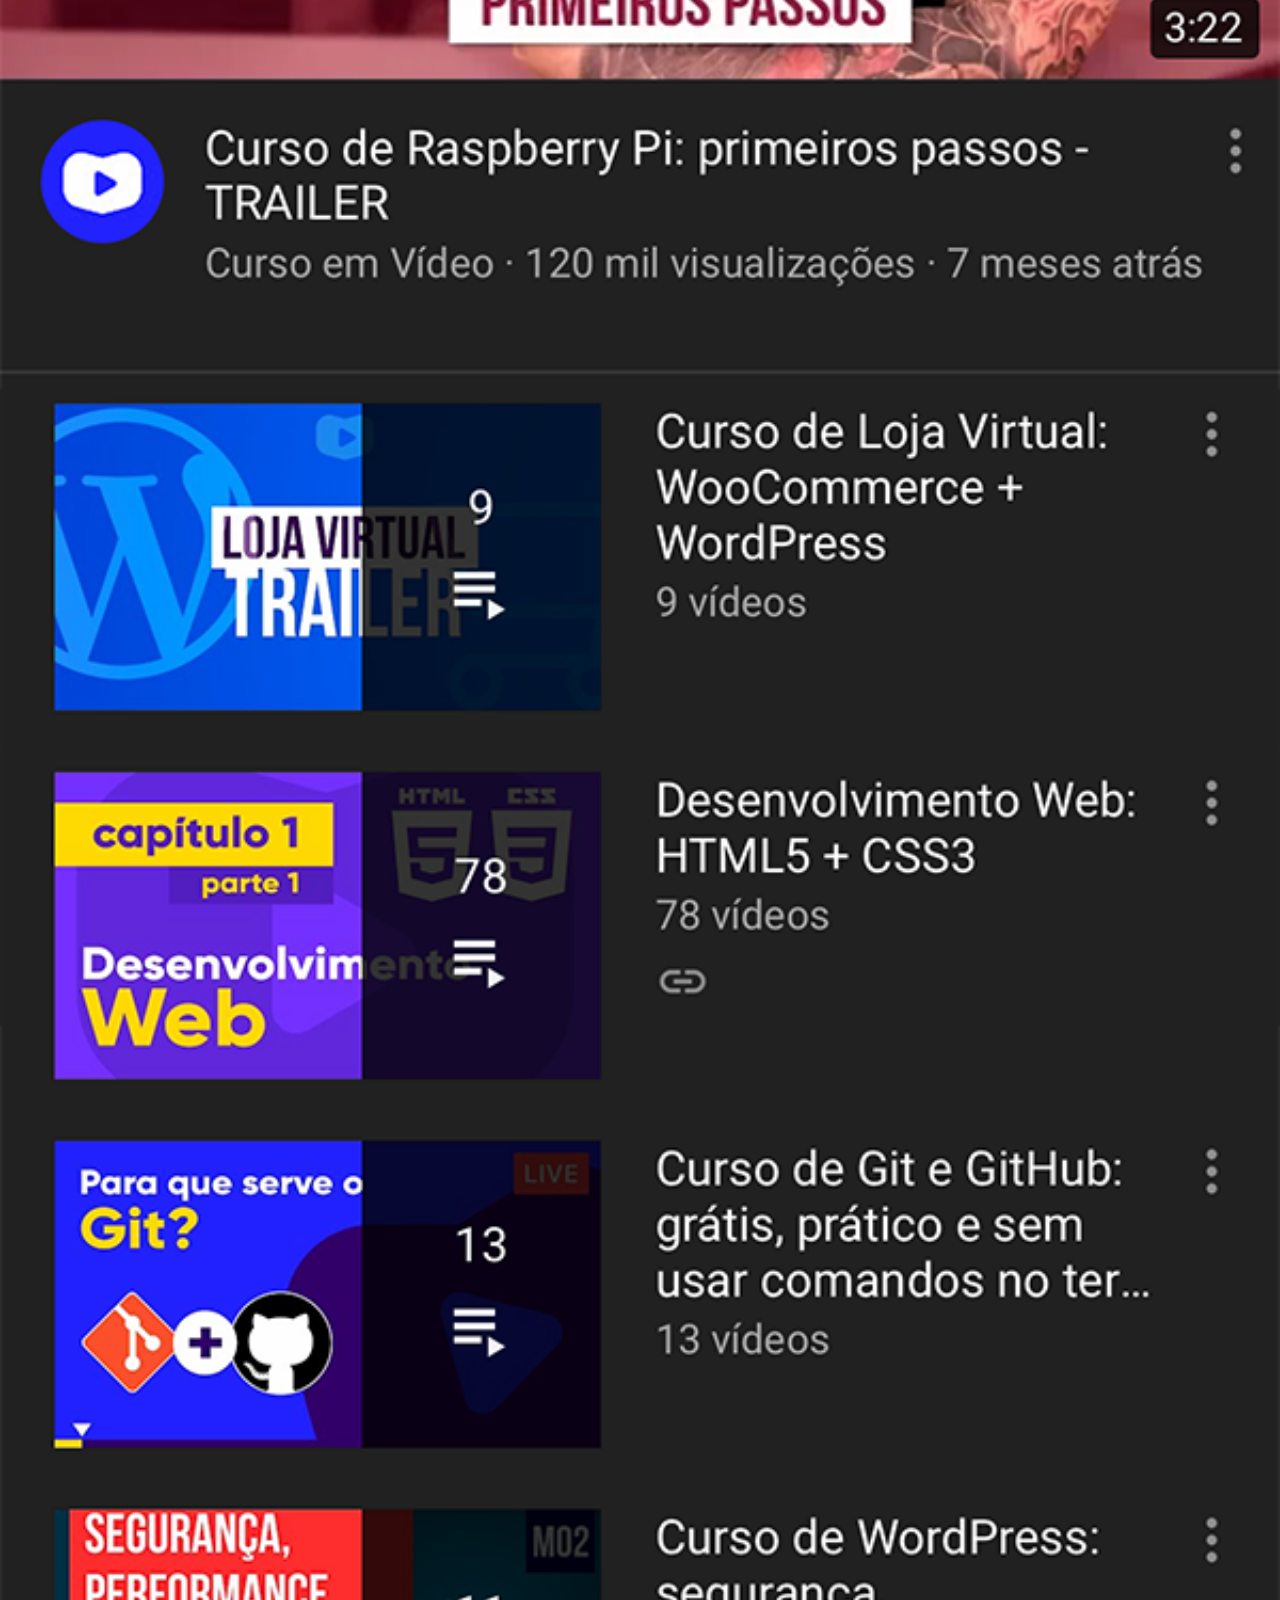
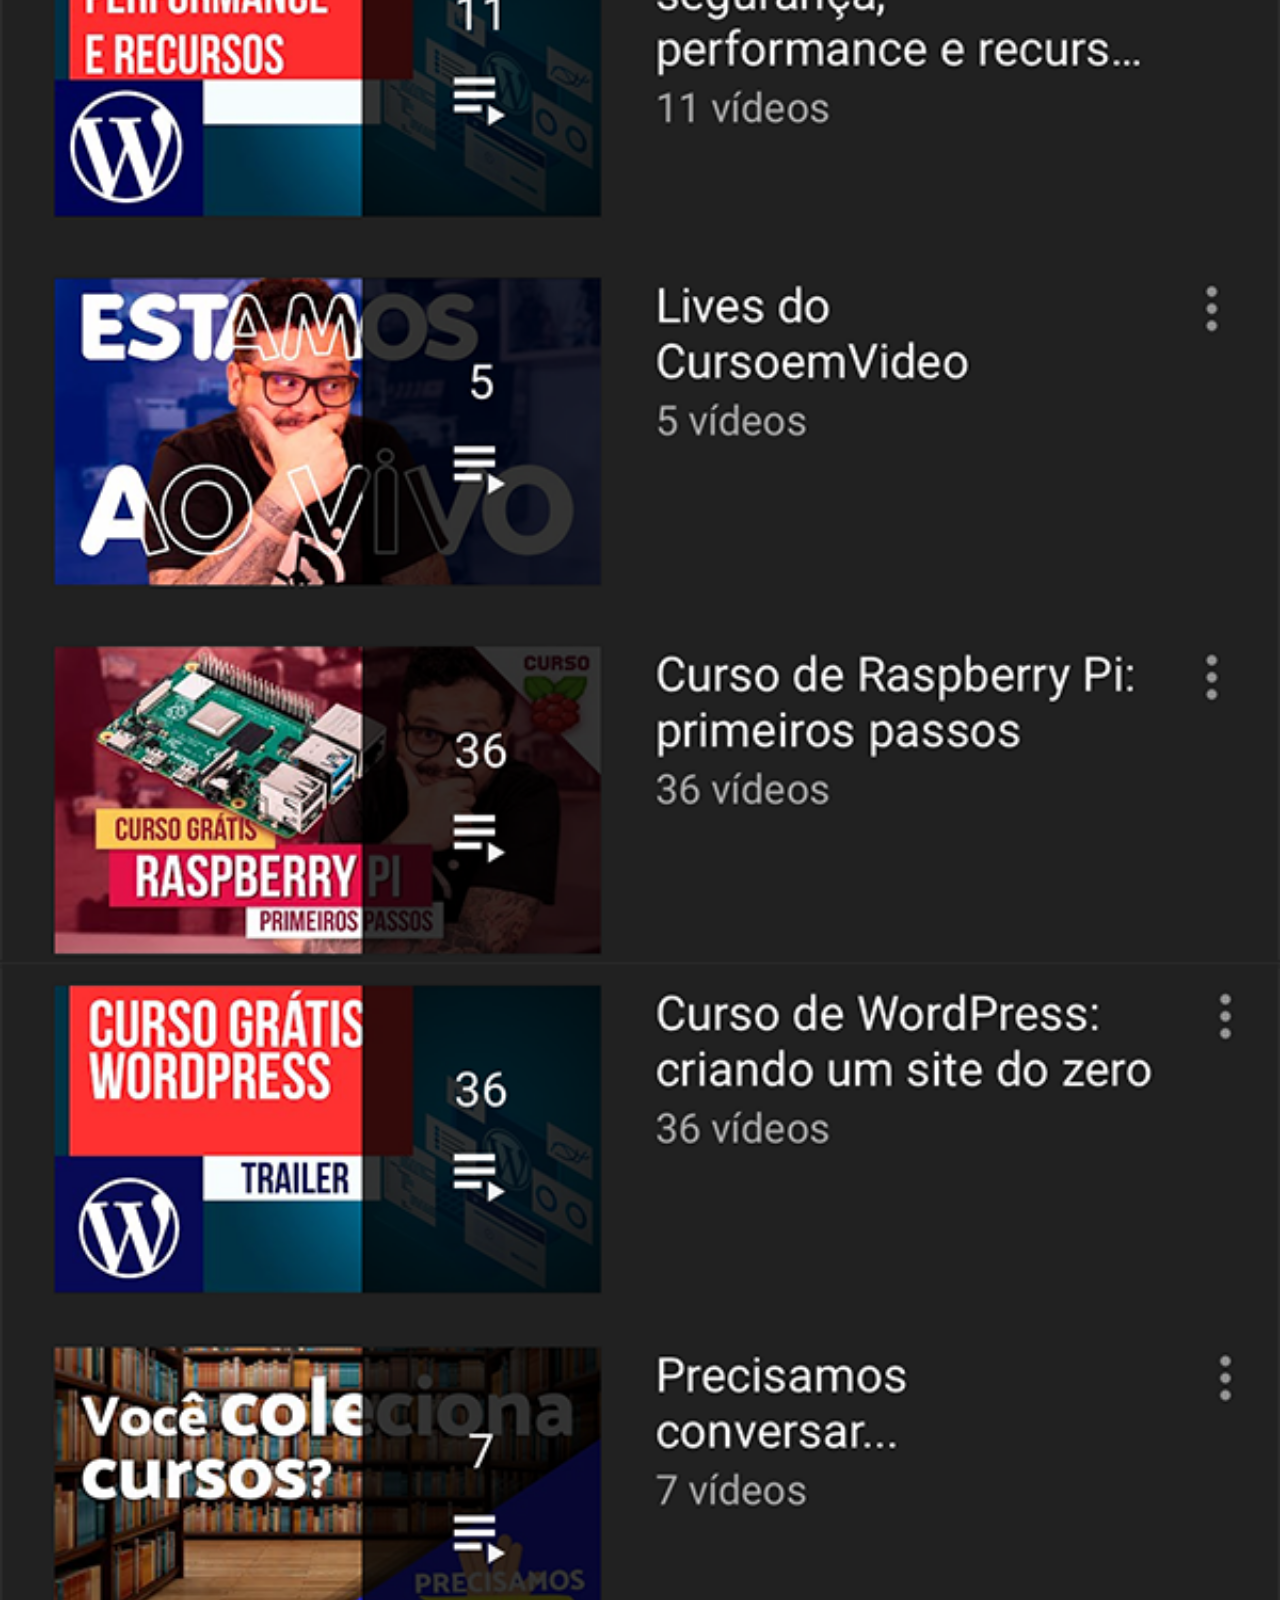
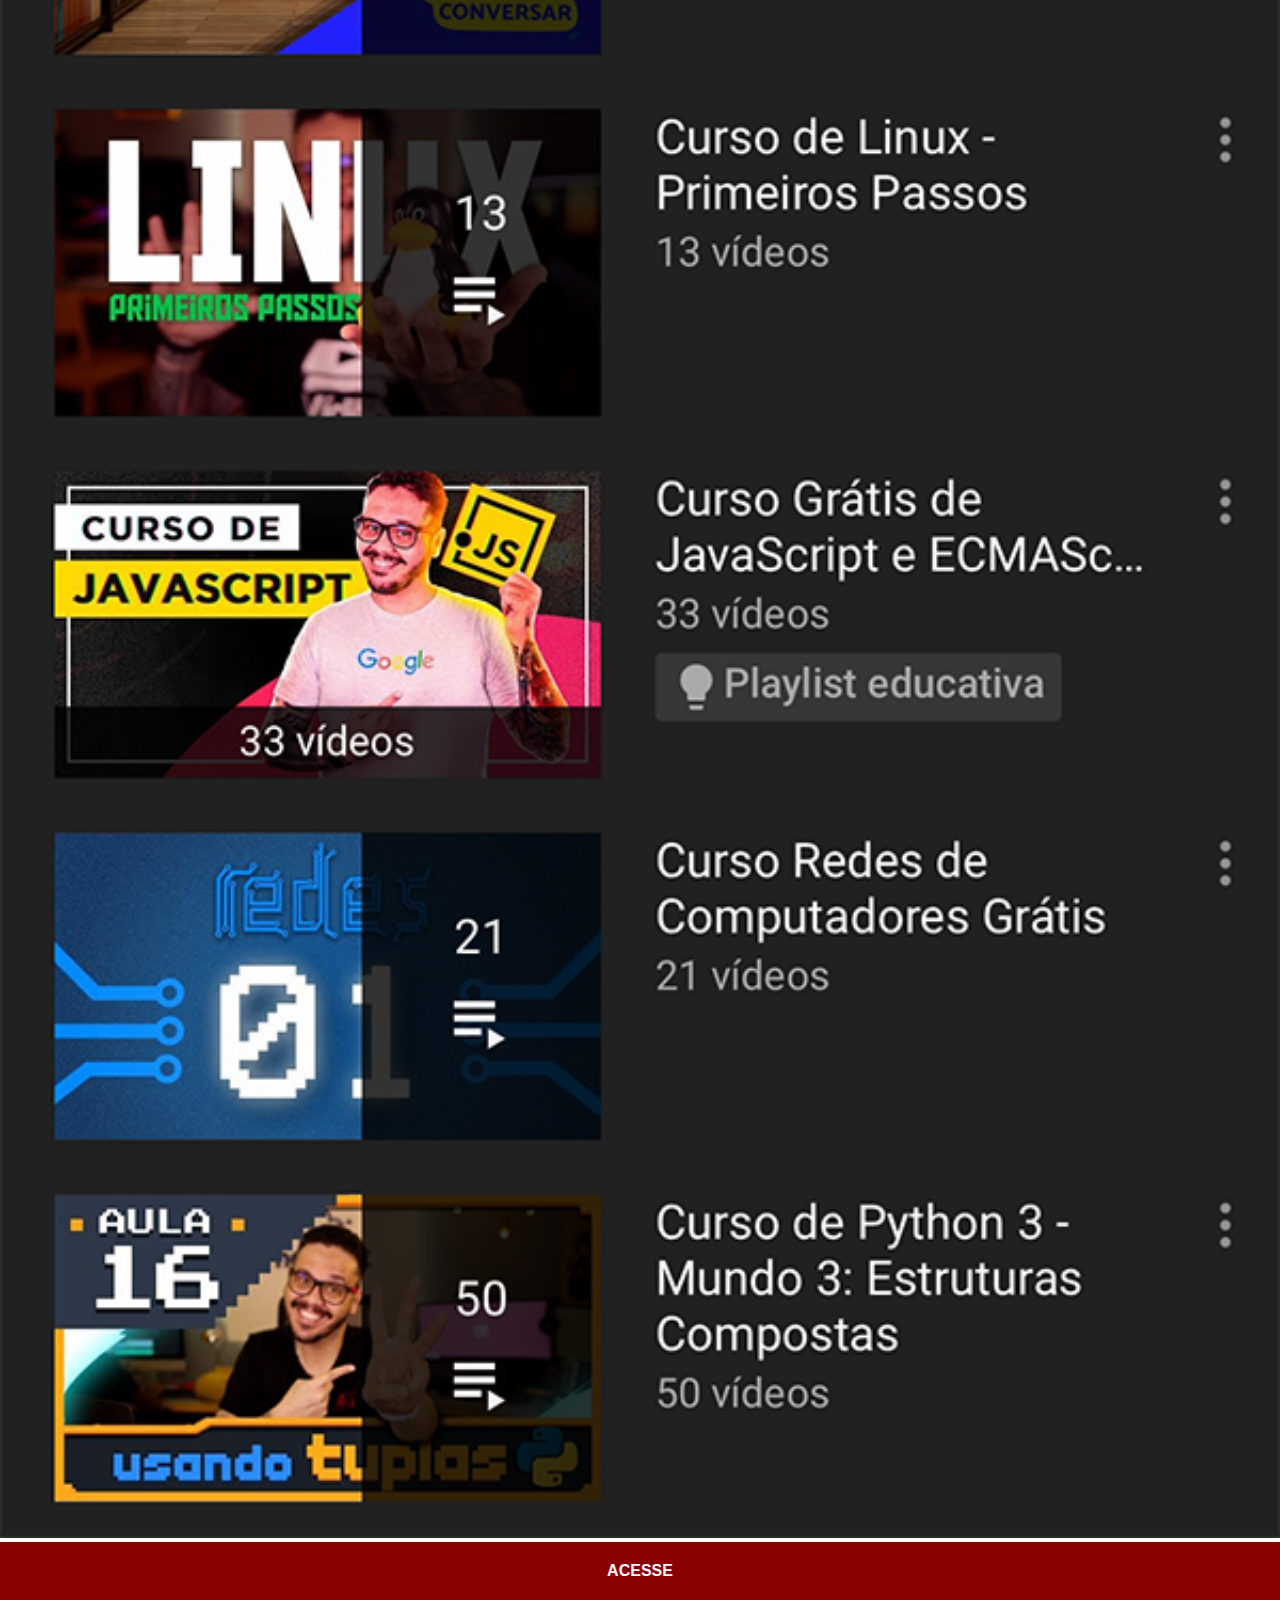
<file: youtube.html>
<!DOCTYPE html>
<html lang="pt-br">
<head>
    <meta charset="UTF-8">
    <meta name="viewport" content="width=device-width, initial-scale=1.0">
    <link rel="stylesheet" href="estudos/social.css">
    <title>Youtube</title>
</head>
<body>
    <img src="imagens/tela-youtube.png" alt="youtube">
    <a href="https://www.youtube.com/@CursoemVideo/playlists" target="_blank">ACESSE</a>
</body>
</html>
</file>
<file: estilos/style.css>
@charset "UTF8";

*{
    margin: 0px;
    padding: 0px;
    font-family: Arial, Helvetica, sans-serif;
}

html,body{
    height: 100vh;
    width: 100vw;
    background-color: black;
}

body{
   background: url(../imagens/fundo-madeira.jpg) no-repeat top center;
   background-size: cover;
   background-attachment: fixed;
}

main{
    height: 100vh;
    position: relative;
   
}

#telefone{
    height: 627px;
    width: 311px;
    margin: auto;
    position: absolute;
    top: 50%;
    left: 50%;
    transform: translate(-50%, -50%);
    background: url('../imagens/frame-iphone.png') no-repeat;
    

}

#redes{
    text-align: right;
}

section img{
    border-radius: 50%;
    width: 50px;
    margin: 10px;
    box-shadow: 2px 2px 5px rgba(0, 0, 0, 0.726);
    box-sizing: border-box;
    

}

section img:hover{
    transition: 0.9ms all;
    border: 3px solid rgba(221, 218, 59, 0.76);
    transform: translate(-3px, -3px);
    box-shadow: 5px 5px 10px rgba(0, 0, 0, 0.637);
    transition: transform 0.7s, border 0.4s;

}

#tela{
    top: 80px;
    left: 22px;
    position: relative;
    height: 471px;
    width: 267px;
    
}
</file>
<file: estudos/social.css>
@charset "UTF8";

*{
    margin: 0px;
    padding: 0px;
    font-family: Arial, Helvetica, sans-serif;
}

::-webkit-scrollbar{
    width: 0px;
    height: 0px;
}

img{
    width: 100vw;
   
}

a{
    display: block;
    text-align: center;
    background-color: darkred;
    color: aliceblue;
    padding: 20px;
    font-weight: bolder;
    text-decoration: none;
}

a:hover{
    background-color: red;
}
</file>
